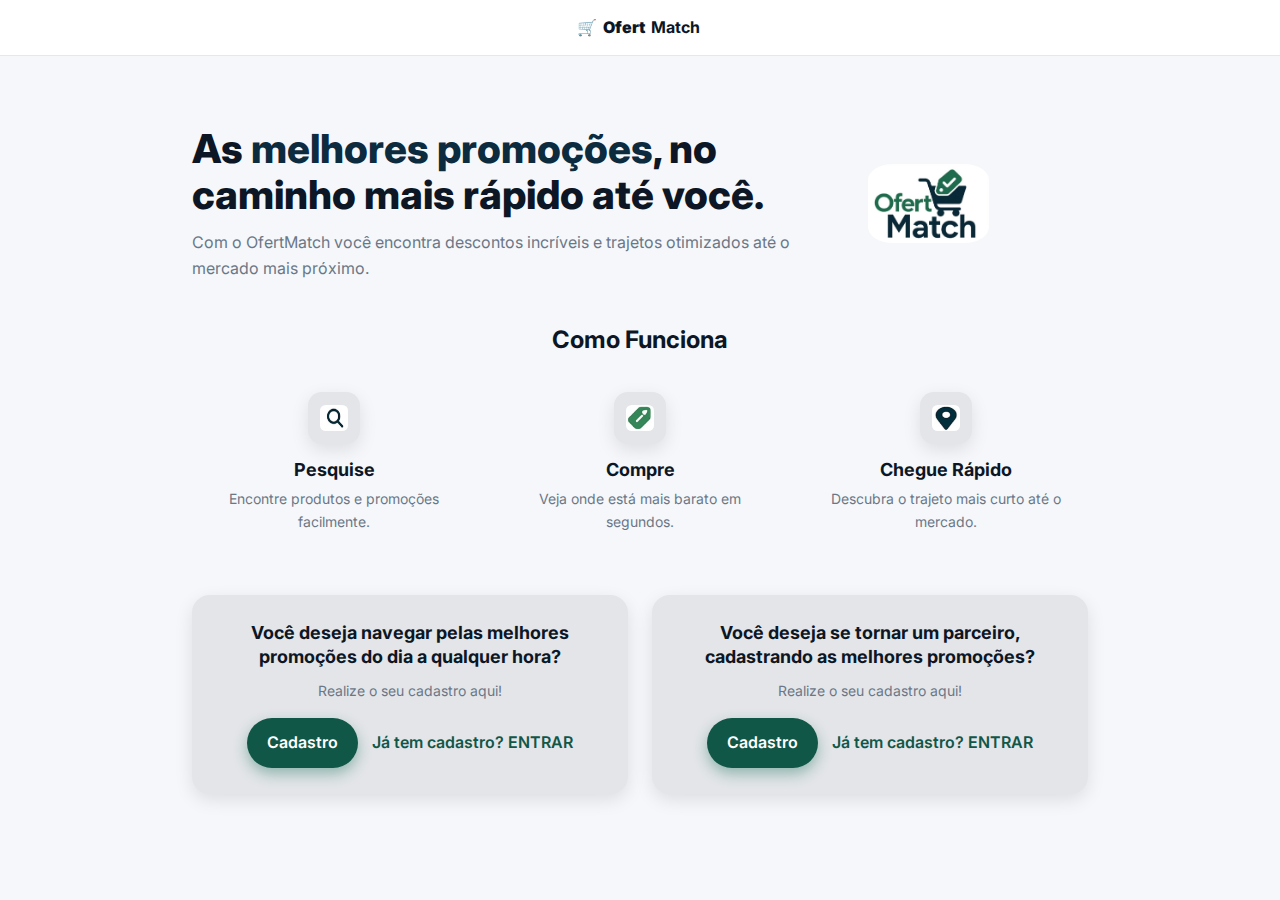
<file: frontend/index.html>
<!-- index.html -->
<!DOCTYPE html>
<html lang="pt-BR">

<head>
  <meta charset="utf-8" />
  <meta name="viewport" content="width=device-width, initial-scale=1" />
  <title>OfertMatch</title>
  <!-- <link rel="stylesheet" href="style.css"> -->
  <link rel="preconnect" href="https://fonts.googleapis.com">
  <link rel="preconnect" href="https://fonts.gstatic.com" crossorigin>
  <link href="https://fonts.googleapis.com/css2?family=Inter:wght@400;500;600;700&display=swap" rel="stylesheet">
</head>

<!-- Pop up cadastro de clientes = cadastro1  -->
<!-- Pop up cadastro de empresas = cadastro2 -->



<style>
  /* Cadastro empresa = emps
   Cadastro clientes = cli */


  :root {
    --brand: #166f5b;
    --brand-600: #115748;
    --brand-700: #0c4136;
    --ink: #0b1220;
    --muted: #5b6776;
    --bg: #f7f9fb;
    --card: #ffffff;
    --ring: rgba(22, 111, 91, .4);
    --radius: 16px;
    --shadow: 0 10px 30px rgba(15, 23, 42, .08);
  }


  *,
  *::before,
  *::after {
    box-sizing: border-box
  }

  html,
  body {
    height: 100%
  }

  body {
    margin: 0;
    font-family: Inter, system-ui, -apple-system, Segoe UI, Roboto, Arial, Helvetica, sans-serif;
    color: var(--ink);
    background: var(--bg);
    line-height: 1.6;
  }

  img {
    max-width: 100%;
    display: block
  }

  a {
    color: inherit;
    text-decoration: none
  }

  .container {
    width: min(1100px, 92%);
    margin-inline: auto
  }


  header {
    position: sticky;
    top: 0;
    z-index: 20;
    background: #fff;
    border-bottom: 1px solid #e9eef3;
  }

  .nav {
    display: flex;
    align-items: center;
    justify-content: space-between;
    gap: 16px;
    padding: 14px 0
  }

  .logo {
    display: flex;
    align-items: center;
    gap: 10px;
    font-weight: 700;
    color: var(--brand)
  }

  .logo-icon {
    width: 28px;
    height: 28px;
    display: grid;
    place-items: center;
    border-radius: 8px;
    background: var(--brand);
    color: #fff
  }

  .hero {
    padding: 46px 0 24px
  }

  .hero h1 {
    font-size: clamp(26px, 3.2vw, 40px);
    line-height: 1.15;
    margin: 0 0 12px;
    font-weight: 800;
  }

  .hero h1 .accent {
    color: var(--brand)
  }

  .hero p {
    color: var(--muted);
    max-width: 860px;
    margin: 8px 0 0
  }

  .how {
    padding: 16px 0 26px;
    width: 100%;
  }

  .how h2 {
    font-size: clamp(18px, 2.6vw, 24px);
    margin: 0 0 18px;
    text-align: center
  }

  .steps {
    display: grid;
    grid-template-columns: repeat(3, 1fr);
    gap: 22px;
    align-items: stretch
  }

  .step {
    background: transparent;
    border-radius: 14px;
    padding: 14px;
    text-align: center
  }

  .step .icon {
    width: 52px;
    height: 52px;
    border-radius: 14px;
    background: var(--card);
    box-shadow: var(--shadow);
    display: grid;
    place-items: center;
    margin: 0 auto 12px
  }

  .step h3 {
    margin: 6px 0 4px;
    font-size: 18px
  }

  .step p {
    margin: 0;
    color: var(--muted);
    font-size: 14px
  }


  .cta {
    padding: 22px 0 60px
  }

  .cards {
    display: grid;
    grid-template-columns: repeat(2, 1fr);
    gap: 24px
  }

  .card {
    background: var(--card);
    border-radius: var(--radius);
    box-shadow: var(--shadow);
    padding: 26px 22px
  }

  .card h4 {
    margin: 0 0 10px;
    font-size: 18px;
    line-height: 1.35;
    text-align: center
  }

  .card p.meta {
    margin: 10px 0 16px;
    color: var(--muted);
    text-align: center;
    font-size: 14px
  }


  .actions {
    display: flex;
    align-items: center;
    justify-content: center;
    gap: 14px;
    flex-wrap: wrap
  }

  .btn {
    appearance: none;
    border: 0;
    cursor: pointer;
    background: var(--brand-600);
    color: #fff;
    font-weight: 600;
    padding: 12px 20px;
    border-radius: 999px;
    box-shadow: 0 6px 14px var(--ring);
    transition: .2s
  }

  .btn:hover {
    transform: translateY(-1px);
    box-shadow: 0 10px 18px var(--ring);
    background: var(--brand-700)
  }

  .link {
    font-weight: 600;
    color: var(--brand-600)
  }


  footer {
    padding: 36px 0 60px;
    color: var(--muted);
    text-align: center;
    font-size: 14px
  }


  @media (max-width: 900px) {
    .steps {
      grid-template-columns: 1fr;
      gap: 10px
    }

    .cards {
      grid-template-columns: 1fr
    }

    .hero {
      padding-top: 34px
    }
  }

  img {
    height: 50%;
    width: 55%;
    border-radius: 20%;
  }

  .logo_container {
    border-radius: 30px;
    display: flex;
    align-items: center;
    justify-content: space-between;
    gap: 30px;
  }

  .slogan_text {
    flex: 1;
  }

  .logo img {
    max-width: 220px;
    /* ajuste o tamanho */
    height: auto;
    border-radius: 20%;
  }

  /* Conteúdo de cadstro cliente */

  :root {
    --brand: #166f5b;
    /* verde principal */
    --brand-600: #115748;
    /* hover */
    --ink: #0c1624;
    /* textos escuros */
    --muted: #6b7787;
    /* textos secundários */
    --bg: #f6f9fb;
    /* fundo geral */
    --soft: #e7ebef;
    /* bordas claras */
    --card: #e8eaec;
    /* cartão cinza claro */
    --white: #fff;
    --shadow: 0 10px 24px rgba(12, 22, 36, .12);
    --radius: 18px;
  }

  * {
    box-sizing: border-box
  }

  html,
  body {
    height: 100%
  }

  body {
    margin: 0;
    background: var(--bg);
    color: var(--ink);
    font-family: Inter, system-ui, -apple-system, Segoe UI, Roboto, Arial, Helvetica, sans-serif;
  }

  img {
    display: block;
    max-width: 100%
  }


  /* Topbar */
  .topbar {
    position: sticky;
    top: 0;
    z-index: 10;
    display: grid;
    grid-template-columns: 48px 1fr 120px;
    align-items: center;
    gap: 12px;
    height: 56px;
    padding: 0 16px;
    border-bottom: 1px solid var(--soft);
    background: var(--white)
  }


  .brand img {
    height: 24px
  }

  .badge {
    justify-self: end
  }

  .badge img {
    height: 22px
  }

  /* Pop up cadastro de clientes */

  #modalCliente {
    border-radius: 10%;
    border: #fff 2px;
    width: 50%;
  }

  /* Container */
  .container {
    /* width: min(980px, 92%); */
    width: 70%;
    margin-inline: auto;
    padding: 24px 0
  }

  .card {
    background: var(--card);
    border-radius: var(--radius);
    box-shadow: var(--shadow)
  }

  .signup {
    /* max-width: 540px; */
    margin: 16px auto 40px;
    position: relative;
    overflow: hidden;
    color: black;
    width: 110%;
  }


  /* Cabeçalho oval */
  .card-cap {
    position: relative;
    background: var(--brand);
    height: 120px;
    margin: 0 0 8px;
    border-radius: 999px 999px 22px 22px / 80% 80% 22px 22px;
    display: grid;
    place-items: center
  }

  .card-cap h1 {
    color: #fff;
    font-size: 42px;
    letter-spacing: 0.5px;
    margin: 0;
    font-weight: 800;
    text-shadow: 0 2px 1px rgba(0, 0, 0, .06)
  }


  /* Formulario cli */
  .form {
    padding: 14px 18px 24px
  }

  .field {
    display: grid;
    gap: 6px;
    margin: 12px 0
  }

  .field label {
    font-weight: 700;
    color: #1a2432
  }

  .field input,
  .field select {
    width: 100%;
    height: 42px;
    padding: 10px 14px;
    border-radius: 12px;
    outline: none;
    border: 2px solid var(--brand);
    background: #fff;
    box-shadow: 0 3px 0 rgba(22, 111, 91, .12);
    font-size: 15px;
    color: var(--ink);
  }

  .field input::placeholder {
    color: #9aa6b2
  }

  .field select {
    appearance: none;
    background-image: linear-gradient(45deg, transparent 50%, #394456 50%), linear-gradient(135deg, #394456 50%, transparent 50%);
    background-position: calc(100% - 22px) 18px, calc(100% - 14px) 18px;
    background-size: 7px 7px;
    background-repeat: no-repeat
  }

  /* Checkbox */
  .checkline {
    display: flex;
    align-items: center;
    gap: 10px;
    margin: 14px 0 8px;
    color: #1a2432
  }

  .checkline input {
    position: absolute;
    opacity: 0;
    pointer-events: none
  }

  .checkline .check {
    width: 18px;
    height: 18px;
    border-radius: 50%;
    background: #fff;
    border: 2px solid var(--brand);
    box-shadow: 0 1px 0 rgba(22, 111, 91, .15);
    display: inline-block;
    position: relative
  }

  .checkline input:checked+.check {
    background: radial-gradient(circle at 50% 50%, var(--brand) 0 6px, #fff 7px)
  }


  /* Botão cadastrar (cadastro de colientes) */

  .botao_cadastrar {
    width: 100%;
    padding: 12px;
    border: none;
    border-radius: 8px;
    font-size: 16px;
    font-weight: 700;
    background: var(--brand);
    color: #fff;
    cursor: pointer;
    transition: .2s;
  }

  .btn:hover {
    background: #083049;
  }

  /* Botão fechar (X) */
  #closepopupCli {
    position: absolute;
    top: 10px;
    right: 12px;
    width: 30px;
    height: 30px;
    border: 0;
    border-radius: 50%;
    background: #0d2b3e;
    /* combine com seu cabeçalho escuro */
    color: #fff;
    font-size: 20px;
    cursor: pointer;
    display: grid;
    place-items: center;
    box-shadow: 0 6px 16px rgba(0, 0, 0, .2);
  }

  #closepopupCli:hover {
    opacity: .9;
  }


  /* Responsivo */
  @media (max-width:520px) {
    .card-cap {
      height: 108px
    }

    .card-cap h1 {
      font-size: 34px
    }
  }

  /* Pop up Cadastro de empresas (emps) */


  :root {
    --brand: #0d2b3e;
    /* Azul escuro para cabeçalho e botão */
    --accent: #166f5b;
    /* Verde */
    --bg: #f5f7fa;
    /* Fundo geral */
    --card: #e3e5e8;
    /* Cartão */
    --ink: #0c1624;
    --muted: #6b7787;
    --radius: 18px;
    --shadow: 0 6px 18px rgba(0, 0, 0, .1);
  }

  #modalEmpresa {
    border-radius: 10%;
    border: #fff 2px;
    width: 50%;
  }

  /* CONTAINER */
  .container_emps {
    width: min(500px, 92%);
    margin: 30px auto;

    max-width: 540px;
    margin: 16px auto 40px;
    position: relative;
    overflow: hidden;
    color: black;

  }

  /* CARD emps */
  .card {
    background: var(--card);
    border-radius: var(--radius);
    box-shadow: var(--shadow);
    /* overflow: hidden; */
  }

  .signup_emps {
    max-width: 540px;
    margin: 16px auto 40px;
    position: relative;
    overflow: hidden;
    color: black;
  }

  /* Cabeçalho oval emps */
  .card-cabecalhoemps {
    position: relative;
    background: var(--brand);
    height: 120px;
    margin: 0 0 8px;
    border-radius: 999px 999px 22px 22px / 80% 80% 22px 22px;
    display: grid;
    place-items: center
  }

  .card-cabecalhoemps h1 {
    color: #fff;
    font-size: 42px;
    letter-spacing: 0.5px;
    margin: 0;
    font-weight: 800;
    text-shadow: 0 2px 1px rgba(0, 0, 0, .06)
  }

  /* Formulario emps*/
  .form_emps {
    padding: 14px 18px 24px
  }

  .field_emps {
    display: grid;
    gap: 6px;
    margin: 12px 0
  }

  .field_emps label {
    font-weight: 700;
    color: #1a2432
  }

  .field_emps input,
  .field_emps select {
    width: 100%;
    height: 42px;
    padding: 10px 14px;
    border-radius: 12px;
    outline: none;
    border: 2px solid var(--brand);
    background: #fff;
    box-shadow: 0 3px 0 rgba(22, 111, 91, .12);
    font-size: 15px;
    color: var(--ink);
  }

  .field_emps input::placeholder {
    color: #9aa6b2
  }


  /* Checkbox emps */
  .checkline_emps {
    display: flex;
    align-items: center;
    gap: 10px;
    margin: 15px 0;
    font-size: 14px;
  }

  .checkline_emps input {
    display: none;
  }

  .check_emps {
    width: 18px;
    height: 18px;
    border: 2px solid var(--accent);
    border-radius: 50%;
    display: inline-block;
    position: relative;
  }

  .checkline_emps input:checked+.check_emps {
    background: radial-gradient(circle at center, var(--accent) 6px, transparent 7px);
  }

  /* Botão cadastrar (cadastro de empresas) */

  .btncadastrar_emps {
    width: 100%;
    padding: 12px;
    border: none;
    border-radius: 8px;
    font-size: 16px;
    font-weight: 700;
    background: var(--brand);
    color: #fff;
    cursor: pointer;
    transition: .2s;
  }

  .btncadastrar_emps:hover {
    background: #083049;
  }

  /* Botão fechar (x) pop up emps */
  #closePopupEmp {
    position: absolute;
    top: 10px;
    right: 12px;
    width: 30px;
    height: 30px;
    border: 0;
    border-radius: 50%;
    background: #0d2b3e;
    /* combine com seu cabeçalho escuro */
    color: #fff;
    font-size: 20px;
    cursor: pointer;
    display: grid;
    place-items: center;
    box-shadow: 0 6px 16px rgba(0, 0, 0, .2);
  }

  #closePopupEmp {
    opacity: .9;
  }

  .topbar {
    height: 56px;
    display: flex;
    align-items: center;
    justify-content: space-between;
    padding: 0 12px;
    background: #fff;
    border-bottom: 1px solid #e5e7eb;
    position: sticky;
    top: 0;
    z-index: 20;
  }

  .theme-dark .topbar {
    background: #0f1720;
    border-color: #0b1220;
  }

  .brand {
    display: flex;
    align-items: center;
    gap: 6px;
    font-weight: 700;
    margin-left: 45%;
  }
</style>

<body>

  <!-- ====== CABEÇALHO ====== -->
  <header class="topbar">

    <div class="brand">
      <span class="brand-icon">🛒</span>
      <strong>Ofert</strong>Match
    </div>
    
  </header>

  <main class="container">
    <!-- Slogan -->
    <section class="hero" aria-label="introdução">
      <div class="logo_container">
        <div class="slogan_text">
          <h1>
            As <span class="accent">melhores promoções</span>, no<br />
            caminho mais rápido até você.
          </h1>

          <p>
            Com o OfertMatch você encontra descontos incríveis e trajetos otimizados até o
            mercado mais próximo.
          </p>
        </div>
        <div class="logo">
          <img class="imgLogo" src="img/img_logo.jpeg" alt="imagem da logo">
        </div>
      </div>
    </section>


    <!-- Como funciona -->
    <section class="how" aria-label="como funciona">
      <h2>Como Funciona</h2>
      <div class="steps">
        <article class="step">
          <div class="icon" aria-hidden="true">
            <img src="img/img_lupa.jpeg" alt="">
          </div>
          <h3>Pesquise</h3>
          <p>Encontre produtos e promoções facilmente.</p>
        </article>


        <article class="step">
          <div class="icon" aria-hidden="true">
            <img src="img/img_comprar.jpeg" alt="">
          </div>
          <h3>Compre</h3>
          <p>Veja onde está mais barato em segundos.</p>
        </article>


        <article class="step">
          <div class="icon" aria-hidden="true">
            <img src="img/img_localização.jpeg" alt="">
          </div>
          <h3>Chegue Rápido</h3>
          <p>Descubra o trajeto mais curto até o mercado.</p>
        </article>
      </div>
    </section>


    <!-- CARDS -->
    <section class="cta" aria-label="cadastros">
      <div class="cards">
        <div class="card">
          <h4>Você deseja navegar pelas melhores promoções do dia a qualquer hora?</h4>
          <p class="meta">Realize o seu cadastro aqui!</p>
          <div class="actions">
            <a class="btn" id="openPopupCli" href="#">Cadastro</a>
            <a class="link" href="#">Já tem cadastro? ENTRAR</a>
          </div>
        </div>


        <div class="card">
          <h4>Você deseja se tornar um parceiro, cadastrando as melhores promoções?</h4>
          <p class="meta">Realize o seu cadastro aqui!</p>
          <div class="actions">
            <a class="btn" id="openPopupEmp" href="#">Cadastro</a>

            <a class="link" id="openPopupEntrar" href="popup_entrar.html">Já tem cadastro? ENTRAR</a>

          </div>
        </div>


        <!-- Pop up cadstro de cliente -->

        <dialog id="modalCliente">
          <main class="container" id="caixaCliente"> <!--antes estava modalCliente-->
            <section class="card signup">
              <div class="card-cap">
                <h1>Cadastre-se</h1>
              </div>


              <form class="form" id="form_cliente" action="#" method="post" novalidate>
                <div class="field">
                  <label for="email">E-mail</label>
                  <input id="email" name="email" type="email" placeholder="obrigatório" required>
                </div>


                <div class="field">
                  <label for="email2">Confirmar e-mail</label>
                  <input id="email2" name="email2" type="email" placeholder="obrigatório" required>
                </div>


                <div class="field">
                  <label for="cep">CEP</label>
                  <input id="cep" name="cep" inputmode="numeric" maxlength="9" placeholder="obrigatório" required>
                </div>


                <div class="field">
                  <label for="estado">Estado</label>
                  <select id="estado" name="estado" required>
                    <option value="" selected disabled>selecionar ▾</option>
                    <option>AC</option>
                    <option>AL</option>
                    <option>AP</option>
                    <option>AM</option>
                    <option>BA</option>
                    <option>CE</option>
                    <option>DF</option>
                    <option>ES</option>
                    <option>GO</option>
                    <option>MA</option>
                    <option>MT</option>
                    <option>MS</option>
                    <option>MG</option>
                    <option>PA</option>
                    <option>PB</option>
                    <option>PR</option>
                    <option>PE</option>
                    <option>PI</option>
                    <option>RJ</option>
                    <option>RN</option>
                    <option>RS</option>
                    <option>RO</option>
                    <option>RR</option>
                    <option>SC</option>
                    <option>SP</option>
                    <option>SE</option>
                    <option>TO</option>
                  </select>
                </div>


                <div class="field">
                  <label for="endereco">Endereço</label>
                  <input id="endereco" name="endereco" type="text" placeholder="obrigatório" required>
                </div>


                <div class="field">
                  <label for="senha">Senha</label>
                  <input id="senha" name="senha" type="password" placeholder="obrigatório" required>
                </div>


                <div class="field">
                  <label for="senha2">Confirmar senha</label>
                  <input id="senha2" name="senha2" type="password" placeholder="obrigatório" required>
                </div>


                <label class="checkline">
                  <input type="checkbox" name="lgpd" required>
                  <span class="check"></span>
                  Autorização de uso de dados pessoais
                </label>

                <button class="fecharCli" id="closepopupCli" aria-label="Fechar" data-close="true">×</button>

                <a href="home_clientes.html">
                  <span class="botao_cadastrar" id="btnCliente" type="submit">
                    Cadastrar
                  </span>
                </a>

              </form>
            </section>
          </main>
        </dialog>

        <!-- Pop up cadarstro de empresas -->

        <dialog id="modalEmpresa">
          <main class="container_emps" id="caixaEmpresa">
            <section class="card signup_emps">

              <div class="card-cabecalhoemps">
                <h1>Cadastre-se</h1>
              </div>

              <form class="form_emps" id="form_empresa">
                <div class="field_emps">
                  <label for="email">E-mail</label>
                  <input type="email" id="email_emps" placeholder="obrigatório" required>
                </div>

                <div class="field_emps">
                  <label for="razao">Razão social</label>
                  <input type="text" id="razaosocial_emps" placeholder="obrigatório" required>
                </div>

                <div class="field_emps">
                  <label for="cep">CEP</label>
                  <input type="text" id="cep_emps" placeholder="obrigatório" required>
                </div>

                <div class="field_emps">
                  <label for="endereco">Endereço</label>
                  <input type="text" id="endereco_emps" placeholder="obrigatório" required>
                </div>

                <div class="field_emps">
                  <label for="cnpj">CNPJ</label>
                  <input type="text" id="cnpj_emps" placeholder="obrigatório" required>
                </div>

                <div class="field_emps">
                  <label for="senha">Senha</label>
                  <input type="password" id="senha_emps" placeholder="obrigatório" required>
                </div>

                <div class="field_emps">
                  <label for="senha2">Confirmar senha</label>
                  <input type="password" id="senhaconfirmacao_emps" placeholder="obrigatório" required>
                </div>

                <label class="checkline_emps">
                  <input type="checkbox" required>
                  <span class="check_emps"></span>
                  Autorização de uso de dados pessoais
                </label>

                <button class="modal__close" id="closePopupEmp" aria-label="Fechar" data-close="true">×</button>

                <a href="home_empresa.html">
                  <span class="btncadastrar_emps" id="btnEmpresa" type="submit">
                    Cadastrar
                  </span>
                </a>

              </form>
            </section>
          </main>
        </dialog>

        <!-- <script src="script.js"></script> -->

        <script>

          // POP UP CADASTRO CLIENTES //

          // variaveis modal (pop up) cliente 
          const modalCliente = document.querySelector("#modalCliente");
          const openPopupCli = document.querySelector("#openPopupCli");
          const closepopupCli = document.querySelector("#closepopupCli");

          // abrir pop up cliente
          openPopupCli.addEventListener("click", (e) => {
            modalCliente.showModal();
          })

          // fechar pop up cliente
          closepopupCli.addEventListener("click", (e) => {
            modalCliente.close();
          })

          // validação do envio do formulario (pop up cliente)
          const form_cliente = document.querySelector("#form_cliente");

          form_cliente.addEventListener("submit", (e) => {
            e.preventDefault()

            console.log("Cadastro concluido com sucesso!");
          })


          // POP UP CADASTRO EMPRESA //

          // variaveis modal (pop up) empresa
          const modalEmpresa = document.querySelector("#modalEmpresa");
          const openPopupEmp = document.querySelector("#openPopupEmp");
          const closePopupEmp = document.querySelector("#closePopupEmp");

          // abrir pop up empresa
          openPopupEmp.addEventListener("click", (e) => {
            modalEmpresa.showModal();
          })

          // fechar pop up empresa
          closePopupEmp.addEventListener("click", (e) => {
            modalEmpresa.close();
          })

          // validação do envio do formulario (pop up empresa)
          const form_empresa = document.querySelector("#form_empresa");

          form_empresa.addEventListener("submit", (e) => {
            e.preventDefault()

            console.log("Cadastro concluido com sucesso!");
            alert("Cadastro realizado com sucesso!");
          })

          // click fora do modal pop up (cliente/empresa) fechar automaticamente

          // dialog.addEventListener("click", (e) => {
          //   if (Event.target === dialog) {
          //     dialog.close();
          //   }
          // })


        </script>

</body>



</html>
</file>
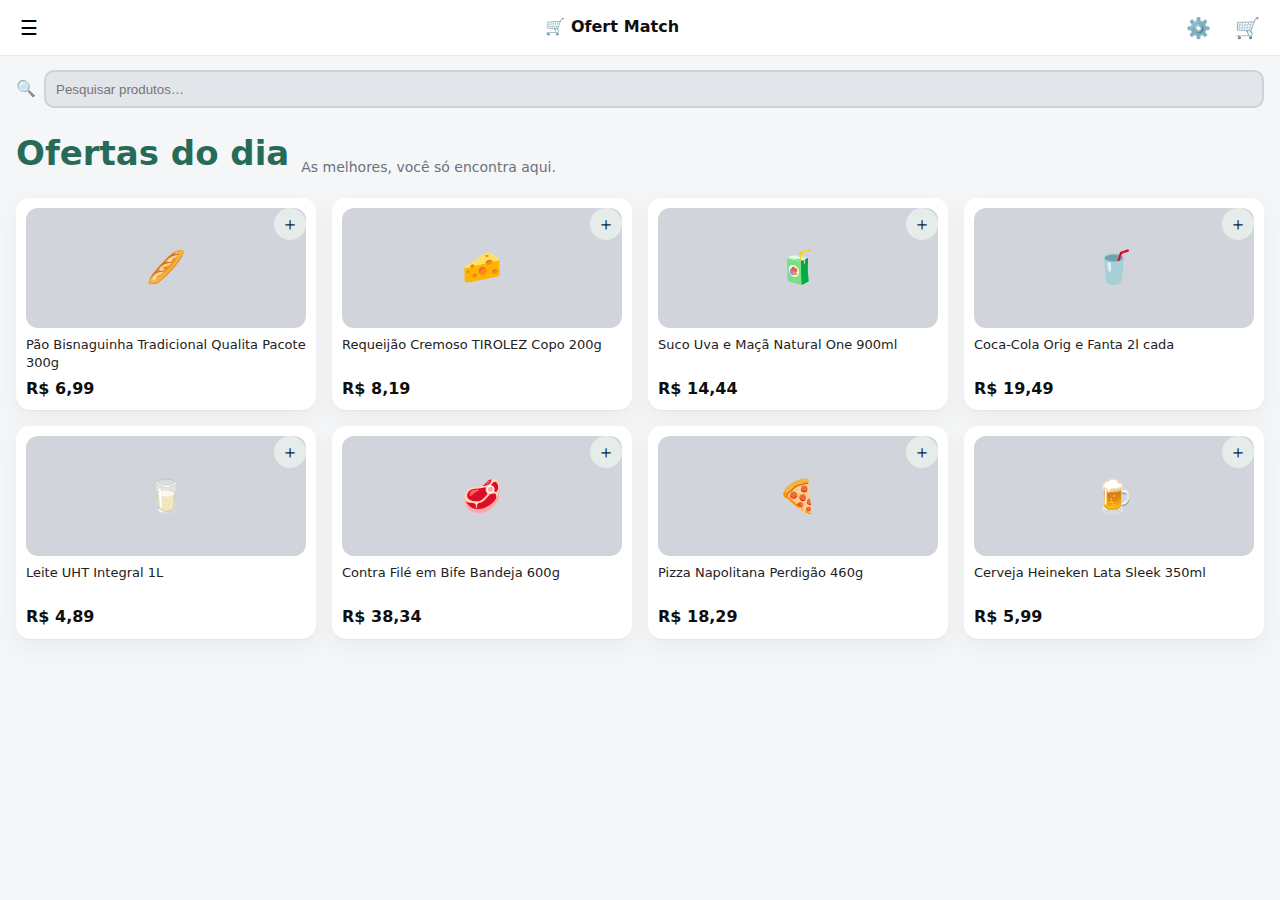
<file: frontend/ofertas/index.html>
<!DOCTYPE html>
<html lang="pt-BR">
<head>
  <meta charset="utf-8" />
  <meta name="viewport" content="width=device-width, initial-scale=1" />
  <title>OfertMatch — Ofertas do dia</title>
  <link rel="stylesheet" href="../assets/style.css" />
</head>
<body class="theme-light">
  <header class="topbar">
    <button class="icon-btn" id="btnMenu">☰</button>
    <div class="brand"><span class="brand-icon">🛒</span><strong>Ofert</strong>Match</div>
    <div class="top-actions">
      <button class="icon-btn" id="btnTheme">⚙️</button>
      <button class="icon-btn" id="btnLista">🛒</button>
    </div>
  </header>

  <section class="search-wrap">
    <span class="search-ico">🔍</span>
    <input class="search-input" placeholder="Pesquisar produtos…" />
  </section>

  <section class="title-row" id="ofertas">
    <h1>Ofertas do dia</h1>
    <span class="tag">As melhores, você só encontra aqui.</span>
  </section>

  <main class="grid" id="gridProdutos"></main>

  <aside class="drawer right wide" id="drawerLista">
    <div class="drawer-header">
      <div class="title"><span>🛍️</span> Minha Lista</div>
      <button class="icon-btn close" data-close="drawerLista">✕</button>
    </div>
    <div class="drawer-body" id="listaItens"></div>
    <div class="drawer-footer">
      <a class="btn-secondary" href="../rotas/index.html">Calcular Rota</a>
      <button class="btn-outline" id="btnLimpar">Limpar Lista</button>
    </div>
  </aside>

  <aside class="drawer right" id="drawerMenu">
    <div class="drawer-header">
      <div class="brand big"><span class="brand-icon">🛒</span><strong>Ofert</strong>Match</div>
      <button class="icon-btn close" data-close="drawerMenu">✕</button>
    </div>
    <nav class="drawer-body">
      <a class="nav-item" href="../home_clientes.html">🏠 Início</a>
      <button class="nav-item" id="toggleTheme">🌗 Alterar Tema</button>
      <a class="nav-item" href="./">⏻ Sair</a>
    </nav>
  </aside>

  <div class="backdrop" id="backdrop"></div>
  <script src="../assets/app.js"></script>
</body>
</html>
</file>
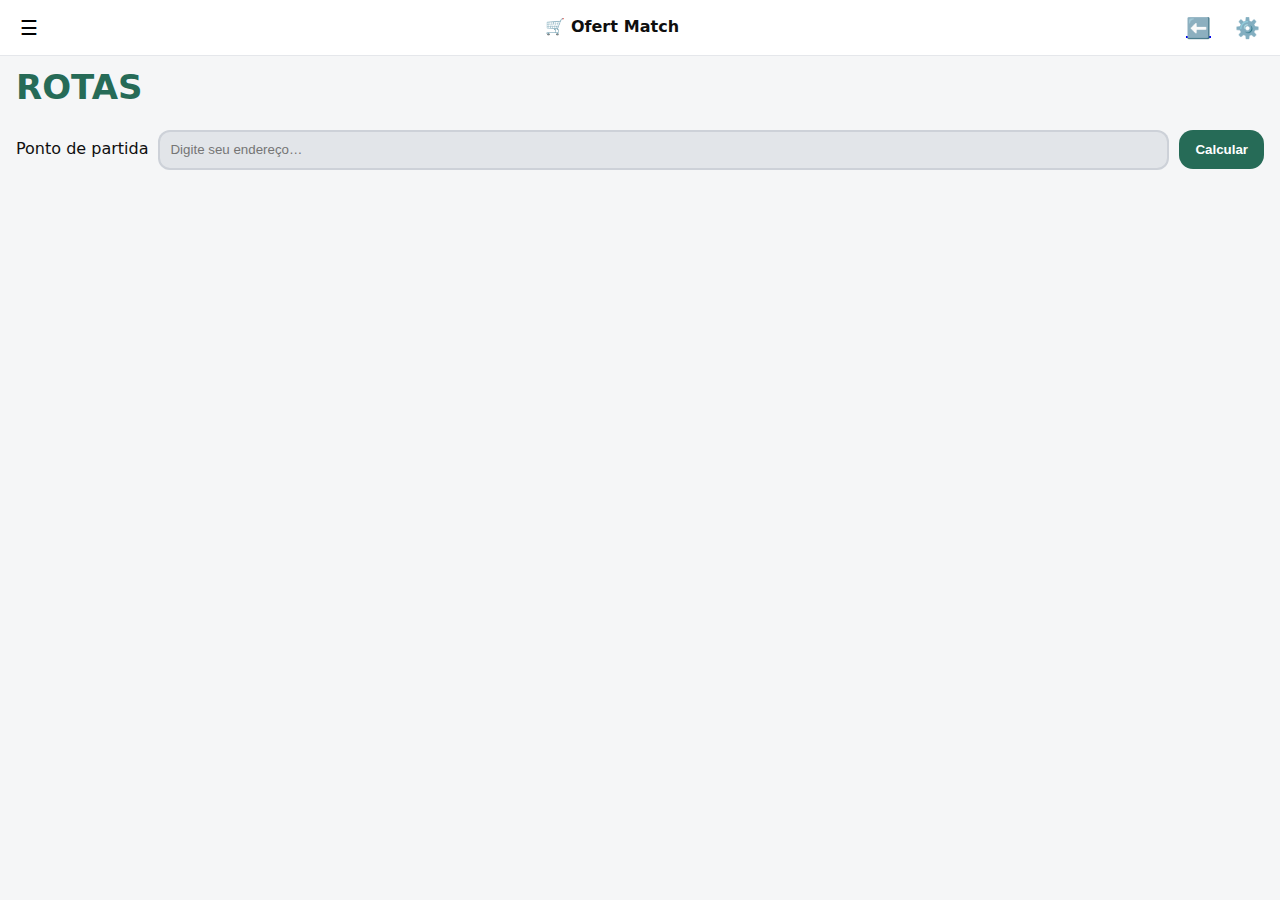
<file: frontend/rotas/index.html>
<!DOCTYPE html>
<html lang="pt-BR">
<head>
  <meta charset="utf-8" />
  <meta name="viewport" content="width=device-width, initial-scale=1" />
  <title>OfertMatch — Rotas</title>
  <link rel="stylesheet" href="../assets/style.css" />
</head>
<body class="theme-light">
  <header class="topbar">
    <button class="icon-btn" id="btnMenu">☰</button>
    <div class="brand"><span class="brand-icon">🛒</span><strong>Ofert</strong>Match</div>
    <div class="top-actions">
      <a class="icon-btn" href="../ofertas/index.html" title="Voltar às ofertas">⬅️</a>
      <button class="icon-btn" id="btnTheme">⚙️</button>
    </div>
  </header>

  <section class="title-row">
    <h1>ROTAS</h1>
  </section>

  <section class="route-bar">
    <label for="origem">Ponto de partida</label>
    <input id="origem" class="route-input" placeholder="Digite seu endereço…" />
    <button class="btn" id="btnCalc">Calcular</button>
  </section>

  <section class="map-wrap">
    <iframe
      id="mapFrame"
      loading="lazy"
      allowfullscreen
      referrerpolicy="no-referrer-when-downgrade"
      src="https://www.google.com/maps/embed?pb=!1m18!1m12!1m3!1d3657.343967427532!2d-47.469!3d-23.553!2m3!1f0!2f0!3f0!3m2!1i1024!2i768!4f13.1!3m3!1m2!1s0x94c58a6c8d9b7c93%3A0x6b2d0e!2sP%C3%A3o%20de%20A%C3%A7%C3%BAcar!5e0!3m2!1spt-BR!2sBR!4v1700000000000">
    </iframe>
  </section>

  <aside class="drawer right" id="drawerMenu">
    <div class="drawer-header">
      <div class="brand big"><span class="brand-icon">🛒</span><strong>Ofert</strong>Match</div>
      <button class="icon-btn close" data-close="drawerMenu">✕</button>
    </div>
    <nav class="drawer-body">
      <a class="nav-item" href="../home_clientes.html">🏠 Início</a>
      <a class="nav-item" href="../ofertas/index.html">🛍️ Ofertas</a>
      <button class="nav-item" id="toggleTheme">🌗 Alterar Tema</button>
    </nav>
  </aside>

  <div class="backdrop" id="backdrop"></div>
  <script src="../assets/app.js"></script>
  <script>
    document.getElementById('btnCalc').addEventListener('click', () => {
      const origem = encodeURIComponent(document.getElementById('origem').value || 'Sorocaba, SP');
      const destino = encodeURIComponent('Pão de Açúcar, Sorocaba');
      const url = `https://www.google.com/maps/dir/?api=1&origin=${origem}&destination=${destino}`;
      window.open(url, '_blank');
    });
  </script>
</body>
</html>
</file>
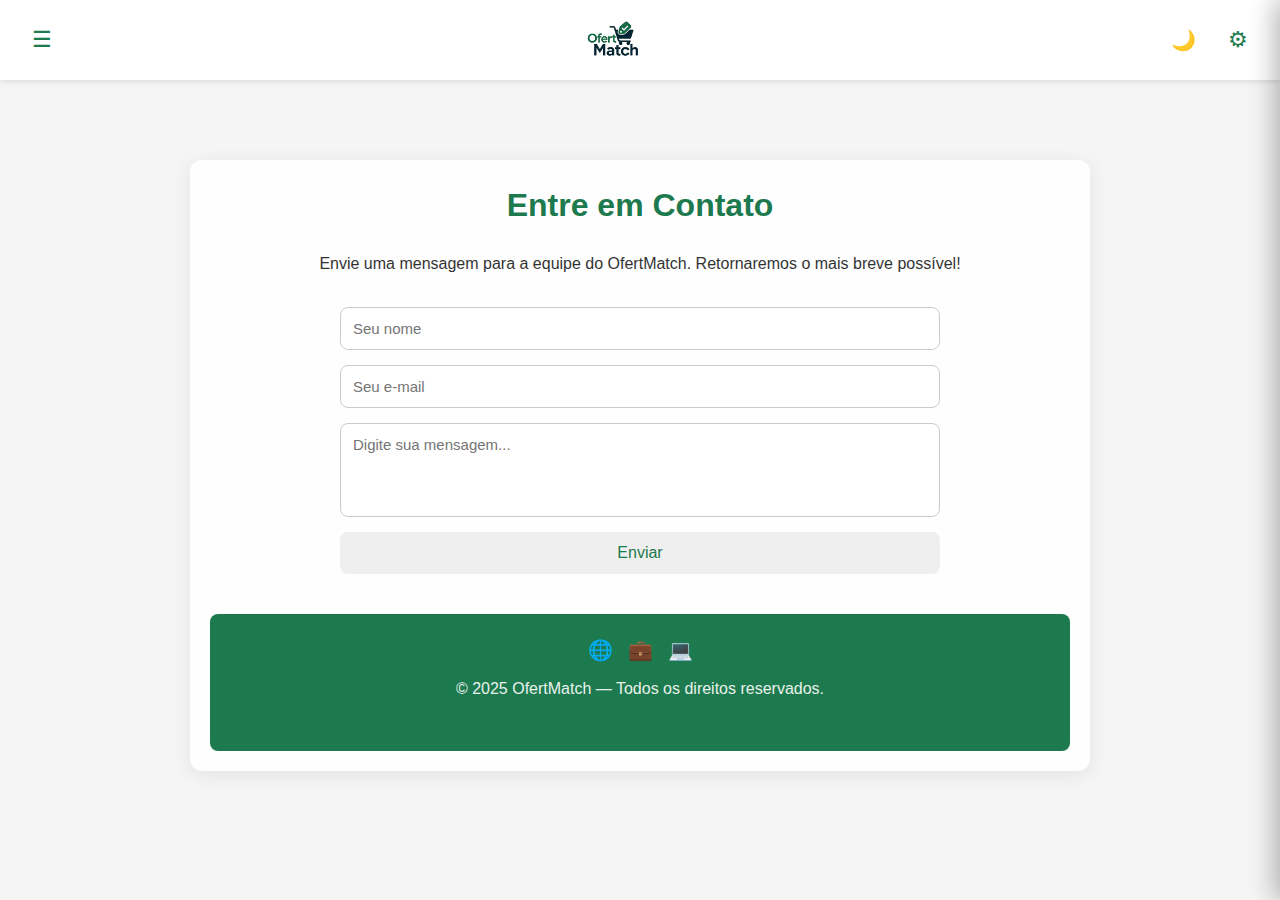
<file: frontend/contato.html>
<!DOCTYPE html>
<html lang="pt-BR">
<head>
  <meta charset="UTF-8" />
  <meta name="viewport" content="width=device-width, initial-scale=1.0" />
  <title>Contato - OfertMatch</title>
  <link rel="stylesheet" href="home_empresa.css" />

  <style>
    /* ===== ESTILO LEVE PARA CONTATO ===== */
    body {
      background: var(--bg, #f4f7fa);
      color: var(--text, #1a1a1a);
      font-family: "Poppins", sans-serif;
      line-height: 1.6;
      transition: background 0.3s, color 0.3s;
    }

    .theme-dark body {
      --bg: #0a1929;
      --text: #e6eef8;
    }

    main {
      max-width: 900px;
      margin: 80px auto;
      padding: 20px;
      background: rgba(255, 255, 255, 0.85);
      border-radius: 12px;
      box-shadow: 0 4px 20px rgba(0, 0, 0, 0.08);
      text-align: center;
      transition: background 0.3s;
    }

    .theme-dark main {
      background: rgba(15, 25, 35, 0.9);
      box-shadow: 0 4px 25px rgba(0, 0, 0, 0.4);
    }

    h1 {
      color: #1d7a4e;
      margin-bottom: 20px;
    }

    p {
      margin-bottom: 30px;
      opacity: 0.9;
    }

    /* ===== FORMULÁRIO ===== */
    form {
      display: flex;
      flex-direction: column;
      gap: 15px;
      max-width: 600px;
      margin: 0 auto;
    }

    input, textarea {
      padding: 12px;
      border: 1px solid #ccc;
      border-radius: 8px;
      font-size: 15px;
      outline: none;
      resize: none;
      transition: 0.2s;
    }

    input:focus, textarea:focus {
      border-color: #1d7a4e;
      box-shadow: 0 0 5px rgba(29, 122, 78, 0.3);
    }

    button {           
      color: #1d7a4e;                 /* texto branco sempre visível */
      border: none;
      padding: 12px;
      border-radius: 8px;
      cursor: pointer;
      font-size: 16px;
      font-weight: 500;
      
    }

    /* ===== FOOTER ===== */
    footer {
      margin-top: 40px;
      background: #1d7a4e;
      color: #fff;
      text-align: center;
      padding: 20px 10px;
      border-radius: 8px;
    }

    footer .social {
      display: flex;
      justify-content: center;
      gap: 15px;
      margin-bottom: 10px;
    }

    footer .social a {
      color: #fff;
      font-size: 20px;
      text-decoration: none;
      transition: 0.3s;
    }

    footer .social a:hover {
      color: #cce9da;
    }

    @media (max-width: 600px) {
      main { margin: 60px 15px; }
    }
  </style>
</head>

<!-- ====== MENU LATERAL DIREITO (painel de opções) ====== -->
<aside class="menu-opcoes" id="menuOpcoes" aria-label="Opções" aria-hidden="true">
  <div class="op-header">
    <img src="img/Logo_Menor.png" alt="OfertMatch" class="op-logo" />
  </div>

  <nav class="op-list">
    <button type="button" class="op-item" id="opPerfil">
      <span class="op-ico">👤</span>
      <span class="op-txt">Perfil</span>
    </button>

    <button type="button" class="op-item" id="opAlterarTema">
      <span class="op-ico">🌓</span>
      <span class="op-txt">Alterar Tema</span>
    </button>

    <button type="button" class="op-item" id="opSair">
      <span class="op-ico">🚪</span>
      <span class="op-txt">Sair</span>
    </button>
  </nav>
</aside>



<body>
  <!-- ===== MENU LATERAL ===== -->
  <nav class="menu-lateral" id="menuLateral">
    <img src="img/Logo_Menor.png" alt="OfertMatch" class="logo_menu" />
    <ul>
      <li><a href="home_empresa.html"><img src="img/icon_home.png" class="icons_menu"> Início</a></li>
      <li><a href="lista_ofertas.html"><img src="img/icon_lista_produtos.png" class="icons_menu"> Lista de Produtos</a></li>
      <li><a href="lista_produtos.html"><img src="img/icon_promocao.png" class="icons_menu"> Lista de Ofertas</a></li>
      <li><a href="endereco.html"><img src="img/icon_localizacao.png" class="icons_menu"> Endereço</a></li>
      <li><a href="sobre.html"><img src="img/icon_sobre.png" class="icons_menu"> Sobre</a></li>
      <li><a href="contato.html" class="active"><img src="img/icon_contato.png" class="icons_menu"> Contato</a></li>
    </ul>
  </nav>

  <!-- OVERLAY DO MENU -->
  <div class="overlay" id="overlay" aria-hidden="true"></div>

  <!-- ====== CABEÇALHO ====== -->
    <header>
      <!-- abre/fecha o menu esquerdo -->
      <button id="btnMenu" aria-controls="menuLateral" aria-expanded="false" aria-label="Abrir menu lateral">☰</button>

      <!-- Logo -->
      <img src="img/Logo_Menor.png" alt="OfertMatch" class="logo" />

      <!-- Ações à direita: tema + opções -->
      <div class="header-actions" style="display:flex; align-items:center; gap:10px;">
        <!-- Botão tema: Script já troca ícone e persiste no localStorage -->
        <button id="btnTheme" class="btn-theme" aria-pressed="false" aria-label="Ativar tema escuro" title="Tema escuro">🌙</button>

        <!-- Botão de configurações: abre o painel direito -->
        <button id="btnConfig" aria-label="Abrir opções">⚙</button>
      </div>
    </header>

  <!-- CONTEÚDO PRINCIPAL -->
  <main>
    <h1>Entre em Contato</h1>
    <p>Envie uma mensagem para a equipe do OfertMatch. Retornaremos o mais breve possível!</p>

    <form id="formContato">
      <input type="text" id="nome" name="nome" placeholder="Seu nome" required>
      <input type="email" id="email" name="email" placeholder="Seu e-mail" required>
      <textarea id="mensagem" name="mensagem" rows="4" placeholder="Digite sua mensagem..." required></textarea>
      <button type="submit">Enviar</button>
    </form>

    <footer>
      <div class="social">
        <a href="#" aria-label="Instagram"><i class="fab fa-instagram"></i> 🌐</a>
        <a href="#" aria-label="LinkedIn"><i class="fab fa-linkedin"></i> 💼</a>
        <a href="#" aria-label="GitHub"><i class="fab fa-github"></i> 💻</a>
      </div>
      <p>© 2025 OfertMatch — Todos os direitos reservados.</p>
    </footer>
  </main>

  <!-- SCRIPT -->
  <script src="script.js"></script>

  <!-- Simula envio de mensagem -->
  <script>
    document.getElementById("formContato").addEventListener("submit", function(e) {
      e.preventDefault();
      alert("Mensagem enviada com sucesso! Entraremos em contato em breve.");
      this.reset();
    });
  </script>
</body>
</html>
</file>
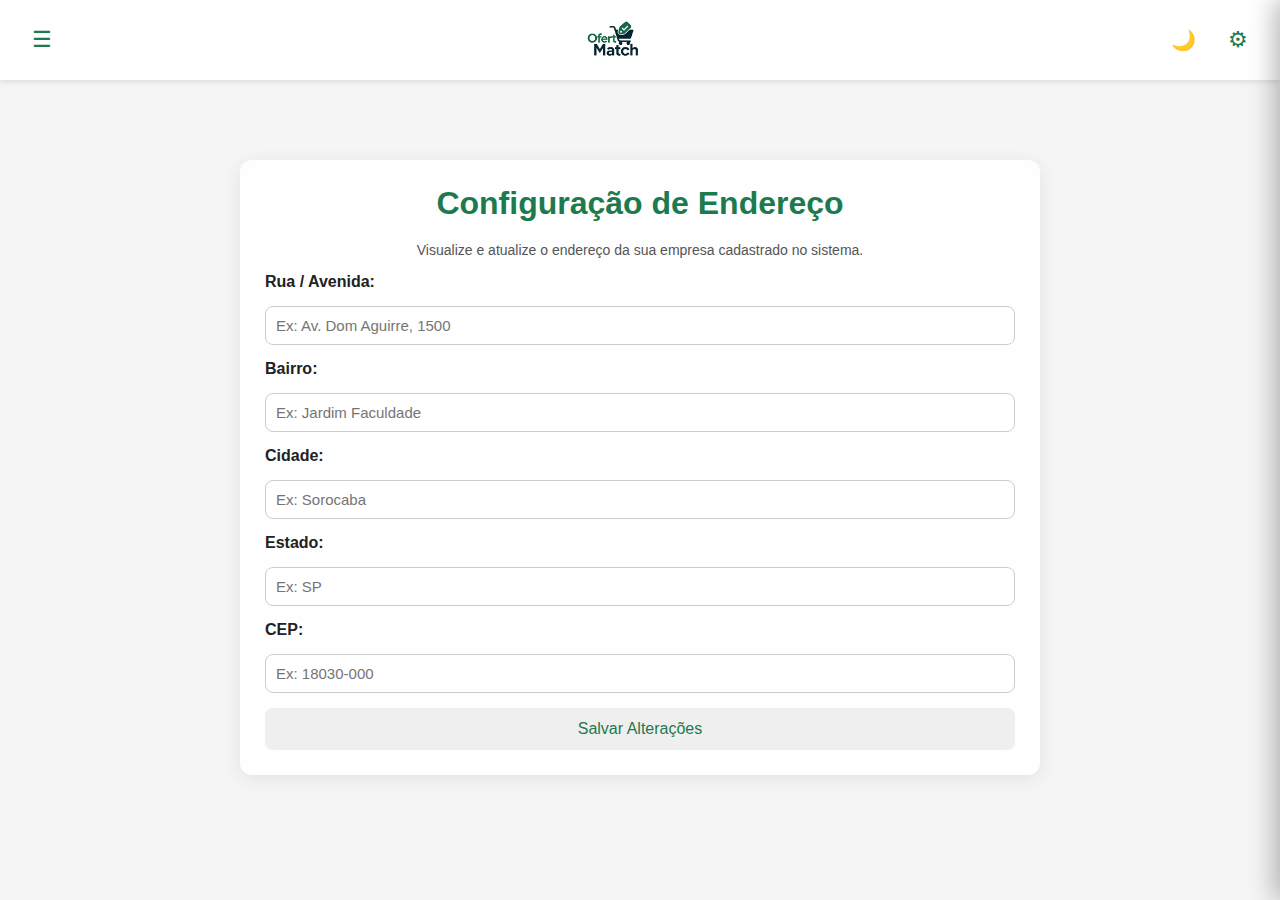
<file: frontend/endereco.html>
<!DOCTYPE html>
<html lang="pt-BR">
<head>
  <meta charset="UTF-8" />
  <meta name="viewport" content="width=device-width, initial-scale=1.0" />
  <title>Endereço - OfertMatch</title>
  <link rel="stylesheet" href="home_empresa.css" />
  <style>
    /* ===== ESTILO LEVE PARA ENDEREÇO ===== */
    main {
      max-width: 800px;
      margin: 80px auto;
      padding: 25px;
      background: rgba(255,255,255,0.9);
      border-radius: 12px;
      box-shadow: 0 4px 20px rgba(0,0,0,0.08);
      transition: background 0.3s;
    }

    .theme-dark main {
      background: rgba(20, 30, 40, 0.9);
      box-shadow: 0 4px 25px rgba(0,0,0,0.4);
    }

    h1 {
      text-align: center;
      color: #1d7a4e;
      margin-bottom: 20px;
    }

    form {
      display: flex;
      flex-direction: column;
      gap: 15px;
    }

    label {
      font-weight: 600;
      text-align: left;
    }

    input {
      padding: 10px;
      border: 1px solid #ccc;
      border-radius: 8px;
      font-size: 15px;
      transition: 0.2s;
    }

    input:focus {
      border-color: #1d7a4e;
      box-shadow: 0 0 5px rgba(29,122,78,0.3);
    }

    button {           
      color: #1d7a4e;                 /* texto branco sempre visível */
      border: none;
      padding: 12px;
      border-radius: 8px;
      cursor: pointer;
      font-size: 16px;
      font-weight: 500;
      
    }

    .info-msg {
      text-align: center;
      margin-bottom: 15px;
      font-size: 14px;
      color: #555;
    }

  </style>
</head>

<!-- ====== MENU LATERAL DIREITO (painel de opções) ====== -->
<aside class="menu-opcoes" id="menuOpcoes" aria-label="Opções" aria-hidden="true">
  <div class="op-header">
    <img src="img/Logo_Menor.png" alt="OfertMatch" class="op-logo" />
  </div>

  <nav class="op-list">
    <button type="button" class="op-item" id="opPerfil">
      <span class="op-ico">👤</span>
      <span class="op-txt">Perfil</span>
    </button>

    <button type="button" class="op-item" id="opAlterarTema">
      <span class="op-ico">🌓</span>
      <span class="op-txt">Alterar Tema</span>
    </button>

    <button type="button" class="op-item" id="opSair">
      <span class="op-ico">🚪</span>
      <span class="op-txt">Sair</span>
    </button>
  </nav>
</aside>


<body>
  <!-- MENU LATERAL -->
  <nav class="menu-lateral" id="menuLateral">
    <img src="img/Logo_Menor.png" alt="OfertMatch" class="logo_menu" />
    <ul>
      <li><a href="home_empresa.html"><img src="img/icon_home.png" class="icons_menu"> Início</a></li>
      <li><a href="lista_ofertas.html"><img src="img/icon_lista_produtos.png" class="icons_menu"> Lista de Produtos</a></li>
      <li><a href="lista_produtos.html"><img src="img/icon_promocao.png" class="icons_menu"> Lista de Ofertas</a></li>
      <li><a href="endereco.html" class="active"><img src="img/icon_localizacao.png" class="icons_menu"> Endereço</a></li>
      <li><a href="sobre.html"><img src="img/icon_sobre.png" class="icons_menu"> Sobre</a></li>
      <li><a href="contato.html"><img src="img/icon_contato.png" class="icons_menu"> Contato</a></li>
    </ul>
  </nav>

  <!-- FUNDO ESCURO -->
  <div class="overlay" id="overlay" aria-hidden="true"></div>

  <!-- ====== CABEÇALHO ====== -->
    <header>
      <!-- abre/fecha o menu esquerdo -->
      <button id="btnMenu" aria-controls="menuLateral" aria-expanded="false" aria-label="Abrir menu lateral">☰</button>

      <!-- Logo -->
      <img src="img/Logo_Menor.png" alt="OfertMatch" class="logo" />

      <!-- Ações à direita: tema + opções -->
      <div class="header-actions" style="display:flex; align-items:center; gap:10px;">
        <!-- Botão tema: Script já troca ícone e persiste no localStorage -->
        <button id="btnTheme" class="btn-theme" aria-pressed="false" aria-label="Ativar tema escuro" title="Tema escuro">🌙</button>

        <!-- Botão de configurações: abre o painel direito -->
        <button id="btnConfig" aria-label="Abrir opções">⚙</button>
      </div>
    </header>



  <!-- CONTEÚDO PRINCIPAL -->
  <main>
    <h1>Configuração de Endereço</h1>

    <p class="info-msg">Visualize e atualize o endereço da sua empresa cadastrado no sistema.</p>

    <form id="formEndereco">
      <label for="rua">Rua / Avenida:</label>
      <input type="text" id="rua" name="rua" placeholder="Ex: Av. Dom Aguirre, 1500" required>

      <label for="bairro">Bairro:</label>
      <input type="text" id="bairro" name="bairro" placeholder="Ex: Jardim Faculdade" required>

      <label for="cidade">Cidade:</label>
      <input type="text" id="cidade" name="cidade" placeholder="Ex: Sorocaba" required>

      <label for="estado">Estado:</label>
      <input type="text" id="estado" name="estado" placeholder="Ex: SP" maxlength="2" required>

      <label for="cep">CEP:</label>
      <input type="text" id="cep" name="cep" placeholder="Ex: 18030-000" required>

      <button type="submit">Salvar Alterações</button>
    </form>
  </main>

  <!-- Toast para mensagens -->
  <div id="toast" class="toast" role="status" aria-live="polite" aria-atomic="true"></div>

  <script src="script.js"></script>

  <!-- Script específico para a página -->
  <script>
    const ENDPOINT_EMPRESAS = "https://ofertmatch.onrender.com/api/empresas";

    // Carrega dados do endereço (exemplo de fetch GET)
    async function carregarEndereco() {
      try {
        const r = await fetch(ENDPOINT_EMPRESAS);
        const data = await r.json();

        // supondo que vem um array de empresas e pegamos a primeira
        if (data.data && data.data.length > 0) {
          const emp = data.data[0];
          document.getElementById("rua").value = emp.endereco?.split(",")[0] || "";
          document.getElementById("bairro").value = emp.bairro || "";
          document.getElementById("cidade").value = emp.cidade || "";
          document.getElementById("estado").value = emp.estado || "";
          document.getElementById("cep").value = emp.cep || "";
        }
      } catch (err) {
        console.error("Erro ao carregar endereço:", err);
      }
    }

    // Envia atualização (POST ou PUT)
    document.getElementById("formEndereco").addEventListener("submit", async (e) => {
      e.preventDefault();
      const payload = {
        endereco: document.getElementById("rua").value,
        bairro: document.getElementById("bairro").value,
        cidade: document.getElementById("cidade").value,
        estado: document.getElementById("estado").value,
        cep: document.getElementById("cep").value
      };

      try {
        const r = await fetch(ENDPOINT_EMPRESAS, {
          method: "POST", // ou PUT dependendo do endpoint
          headers: { "Content-Type": "application/json" },
          body: JSON.stringify(payload)
        });
        const res = await r.json();
        alert("Endereço atualizado com sucesso!");
      } catch (err) {
        alert("Erro ao salvar endereço. Tente novamente.");
      }
    });

    document.addEventListener("DOMContentLoaded", carregarEndereco);
  </script>
</body>
</html>
</file>
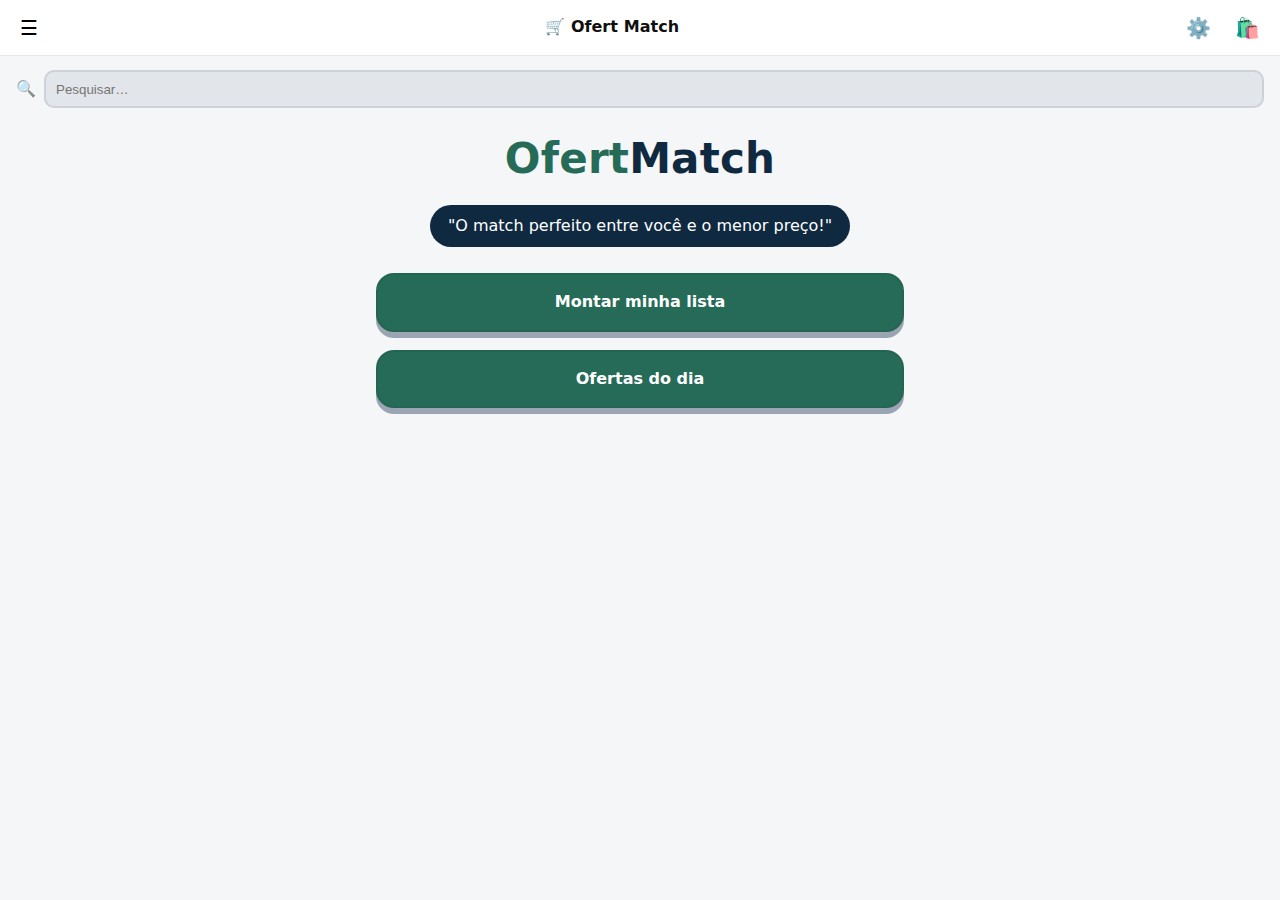
<file: frontend/home_clientes.html>
<!DOCTYPE html>
<html lang="pt-BR">
<head>
  <meta charset="utf-8" />
  <meta name="viewport" content="width=device-width, initial-scale=1" />
  <title>OfertMatch — Home Clientes</title>
  <link rel="stylesheet" href="assets/style.css" />
</head>
<body class="theme-light">
  <!-- Header - topo -->
  <header class="topbar">
    <button class="icon-btn" id="btnMenu" aria-label="abrir menu">☰</button>
    <div class="brand">
      <span class="brand-icon">🛒</span>
      <strong>Ofert</strong>Match
    </div>
    <div class="top-actions">
      <button class="icon-btn" id="btnTheme" title="Alterar tema">⚙️</button>
      <button class="icon-btn" onclick="location.href='ofertas/index.html'" title="Minha lista / Carrinho">🛍️</button>
    </div>
  </header>

  <!-- Busca -->
  <section class="search-wrap">
    <span class="search-ico">🔍</span>
    <input class="search-input" placeholder="Pesquisar…" />
  </section>

  <!-- Logo -->
  <section class="hero-logo">
    <div class="logo">
      <span class="logo-ofert">Ofert</span><span class="logo-match">Match</span>
    </div>
    <p class="pill">"O match perfeito entre você e o menor preço!"</p>
  </section>

  <!-- Botões principais -->
  <main class="home-actions">
    <a class="cta" href="ofertas/index.html">Montar minha lista</a>
    <a class="cta" href="ofertas/index.html#ofertas">Ofertas do dia</a>
  </main>

  <!-- Gaveta lateral -->
  <aside class="drawer right" id="drawerMenu" aria-hidden="true">
    <div class="drawer-header">
      <div class="brand big"><span class="brand-icon">🛒</span><strong>Ofert</strong>Match</div>
      <button class="icon-btn close" data-close="drawerMenu">✕</button>
    </div>
    <nav class="drawer-body">
      <a class="nav-item" href="ofertas/index.html">🧾 Perfil</a>
      <button class="nav-item" id="toggleTheme">🌗 Alterar Tema</button>
      <a class="nav-item" href="./">⏻ Sair</a>
    </nav>
  </aside>
  <div class="backdrop" id="backdrop"></div>

  <script src="assets/app.js"></script>
</body>
</html>
</file>
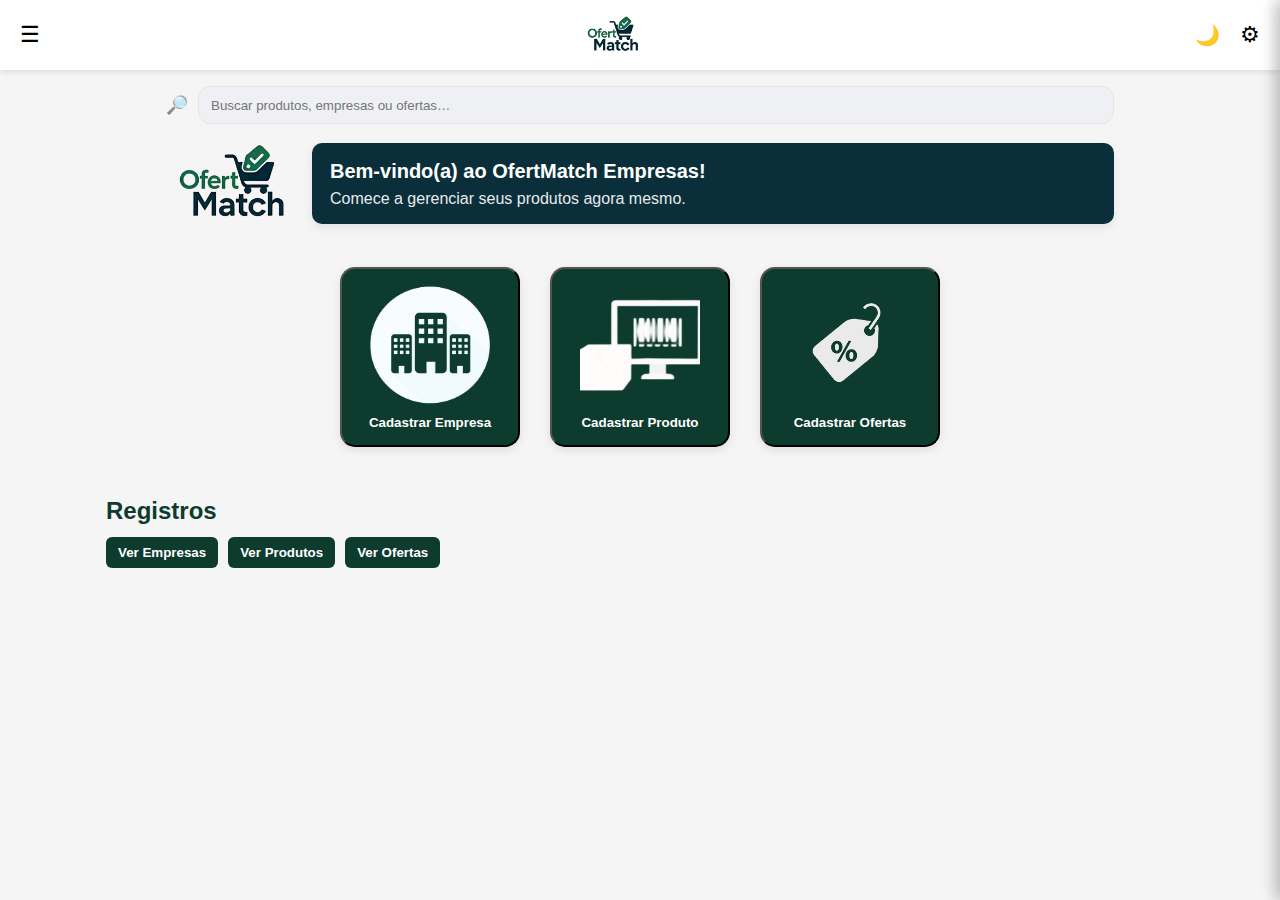
<file: frontend/home_empresa.html>
<!DOCTYPE html> <!-- Diz ao navegador que é HTML5 -->
<html lang="pt-BR"> <!-- Idioma do documento (ajuda leitor de tela/SEO) -->
<head>
  <meta charset="UTF-8" /> <!-- Codificação correta de acentos -->
  <meta name="viewport" content="width=device-width, initial-scale=1.0" /> <!-- Responsivo -->
  <title>OfertMatch Empresas</title>
  <link rel="stylesheet" href="home_empresa.css" /> <!--Conecta o CSS -->

  <!-- CSS mínimo para o painel de opções (mover para home_empresa.css depois) -->
  <style>
    .menu-opcoes{
      position: fixed; top:0; right:-280px; width:280px; height:100%;
      background:#0d2b3e; color:#fff; padding:18px; z-index:12;
      transition:right .3s ease; box-shadow:-4px 0 16px rgba(0,0,0,.15);
    }
    .menu-opcoes.open{ right:0; }
    .menu-opcoes h3{ margin:6px 0 12px; font-size:1.05rem; }
    .menu-opcoes .sep{ height:1px; background:rgba(255,255,255,.18); margin:10px 0; }
    .menu-opcoes a,
    .menu-opcoes button{
      display:flex; align-items:center; gap:10px;
      width:100%; padding:10px 12px; border-radius:10px;
      background:transparent; color:#fff; border:0; text-align:left; cursor:pointer;
    }
    .menu-opcoes a:hover, .menu-opcoes button:hover{
      background:rgba(255,255,255,.08);
    }
    /* botão tema (opcional, ajuste no seu CSS principal se quiser) */
    .btn-theme{
      border:0; background:transparent; font-size:20px; cursor:pointer;
    }
    /* dark mode básico para o painel de opções (se já tiver tokens no CSS principal, pode remover) */
    .theme-dark .menu-opcoes{ background:#0b1220; }
  </style>
</head>

<!-- Painel lateral direito (Opções) -->
<aside class="menu-opcoes" id="menuOpcoes" aria-label="Opções" aria-hidden="true">
  <div class="op-header">
    <img src="img/Logo_Menor.png" alt="OfertMatch" class="op-logo" />
  </div>

  <nav class="op-list">
    <button type="button" class="op-item" id="opPerfil">
      <span class="op-ico">👤</span>
      <span class="op-txt">Perfil</span>
    </button>

    <button type="button" class="op-item" id="opAlterarTema">
      <span class="op-ico">🌓</span>
      <span class="op-txt">Alterar Tema</span>
    </button>

    <button type="button" class="op-item" id="opSair">
      <span class="op-ico">🚪</span>
      <span class="op-txt">Sair</span>
    </button>
  </nav>
</aside>


<body data-page="home-empresa">
  <!-- ====== MENU LATERAL ESQUERDO (drawer) ====== -->
  <nav class="menu-lateral" id="menuLateral" role="navigation" aria-label="Menu lateral">
    <img src="img/Logo_Menor.png" alt="OfertMatch" class="logo_menu" />
    <ul>
      <li>
        <a href="home_empresa.html" class="active">
          <img src="img/icon_home.png" alt="" class="icons_menu">
          <span>Início</span>
        </a>
      </li>
      <li>
        <a href="lista_ofertas.html">
          <img src="img/icon_promocao.png" alt="" class="icons_menu">
          <span>Lista de ofertas</span>
        </a>
      </li>
      <li>
        <a href="lista_produtos.html">
          <img src="img/icon_lista_produtos.png" alt="" class="icons_menu">
          <span>Lista de Produtos</span>
        </a>
      </li>
      <li>
        <a href="endereco.html">
          <img src="img/icon_localizacao.png" alt="" class="icons_menu">
          <span>Endereço</span>
        </a>
      </li>
      <li>
        <a href="sobre.html">
          <img src="img/icon_sobre.png" alt="" class="icons_menu">
          <span>Sobre</span>
        </a>
      </li>
      <li>
        <a href="contato.html">
          <img src="img/icon_contato.png" alt="" class="icons_menu">
          <span>Contato</span>
        </a>
      </li>
    </ul>
  </nav>

  <!-- ====== OVERLAY (fundo escuro) ====== -->
  <div class="overlay" id="overlay" aria-hidden="true"></div>

  <!-- ====== CABEÇALHO ====== -->
  <header>
    <!-- abre/fecha o menu esquerdo -->
    <button id="btnMenu" aria-controls="menuLateral" aria-expanded="false" aria-label="Abrir menu lateral">☰</button>

    <!-- Logo -->
    <img src="img/Logo_Menor.png" alt="OfertMatch" class="logo" />

    <!-- Ações à direita: tema + opções -->
    <div class="header-actions" style="display:flex; align-items:center; gap:10px;">
      <!-- Botão tema: Script já troca ícone e persiste no localStorage -->
      <button id="btnTheme" class="btn-theme" aria-pressed="false" aria-label="Ativar tema escuro" title="Tema escuro">🌙</button>

      <!-- Botão de configurações: abre o painel direito -->
      <button id="btnConfig" aria-label="Abrir opções">⚙</button>
    </div>
  </header>

  <!-- ====== MENU LATERAL DIREITO (opções) ====== -->
  <aside class="menu-opcoes" id="menuOpcoes" aria-label="Opções da conta" aria-hidden="true">
    <h3>Opções</h3>
    <div class="sep"></div>
    <button type="button" id="opPerfil">👤 Perfil</button>
    <button type="button" id="opPreferencias">⚙ Preferências</button>
    <a href="lista_produtos.html">📦 Meus Produtos</a>
    <a href="lista_ofertas.html">🏷️ Minhas Ofertas</a>
    <div class="sep"></div>
    <button type="button" id="opSair">🚪 Sair</button>
  </aside>

  <!-- Barra de busca (opcional) -->
  <div class="top-search" role="search">
    <span class="search-ico">🔎</span>
    <input type="search" placeholder="Buscar produtos, empresas ou ofertas…" aria-label="Buscar" />
  </div>

  <!-- ====== CONTEÚDO PRINCIPAL ====== -->
  <main>
    <!-- HERO (boas-vindas estilo mockup) -->
    <section class="hero">
      <img class="hero-brand" src="img/Logo_Menor_Sem_Fundo.png" alt="OfertMatch" />
      <div class="hero-card" role="region" aria-label="Boas-vindas">
        <h1>Bem-vindo(a) ao OfertMatch Empresas!</h1>
        <p>Comece a gerenciar seus produtos agora mesmo.</p>
      </div>
    </section>

    <!-- Cards de ação -->
    <section class="acoes" aria-label="Ações rápidas">
      <button class="card" type="button" data-open="modalEmpresa" aria-haspopup="dialog" aria-controls="modalEmpresa">
        <img src="img/Cadastro_Empresas.png" alt="Empresa" aria-hidden="true" />
        <p>Cadastrar Empresa</p>
      </button>

      <button class="card" type="button" data-open="modalProduto" aria-haspopup="dialog" aria-controls="modalProduto">
        <img src="img/Cadastro_Produtos.png" alt="" aria-hidden="true" />
        <p>Cadastrar Produto</p>
      </button>

      <button class="card" type="button" data-open="modalOferta" aria-haspopup="dialog" aria-controls="modalOferta">
        <img src="img/Cadastro_Ofertas.png" alt="" aria-hidden="true" />
        <p>Cadastrar Ofertas</p>
      </button>
    </section>

    <!-- ===== LISTAS (visualização rápida) ===== -->
    <section class="listas" aria-label="Registros salvos">
      <h2>Registros</h2>

      <div class="lista-controles">
        <button id="btnVerEmpresas" type="button">Ver Empresas</button>
        <button id="btnVerProdutos"  type="button">Ver Produtos</button>
        <button id="btnVerOfertas"   type="button">Ver Ofertas</button>
      </div>

      <!-- Caixas de listas (use os IDs no JS para alternar) -->
      <div id="boxEmpresas" class="box-lista" hidden>
        <table class="om-table">
          <thead><tr><th>Razão Social</th><th>CNPJ</th><th>Endereço</th><th>E-mail</th><th>Responsável</th></tr></thead>
          <tbody id="tbodyEmpresas"></tbody>
        </table>
      </div>

      <div id="boxProdutos" class="box-lista" hidden>
        <table class="om-table">
          <thead><tr><th>Nome</th><th>Código</th><th>Estoque</th><th>Categoria</th><th>Marca</th><th>Valor</th><th>Validade</th></tr></thead>
          <tbody id="tbodyProdutos"></tbody>
        </table>
      </div>

      <div id="boxOfertas" class="box-lista" hidden>
        <table class="om-table">
          <thead><tr><th>Produto</th><th>Marca</th><th>Código</th><th>Estoque</th><th>Categoria</th><th>Valor</th><th>Validade</th><th>Início</th><th>Fim</th></tr></thead>
          <tbody id="tbodyOfertas"></tbody>
        </table>
      </div>
    </section>
  </main>

  <!-- ===== MODAL: EMPRESA ===== -->
  <div class="modal" id="modalEmpresa" role="dialog" aria-modal="true" aria-labelledby="tituloModalEmpresa" aria-hidden="true">
    <div class="modal-content">
      <h2 id="tituloModalEmpresa">
        Cadastro de empresas
        <button class="fechar" data-modal="modalEmpresa" aria-label="Fechar modal">X</button>
      </h2>
      <form id="formEmpresa" class="form">
        <input data-field="razao_social" name="razao_social" placeholder="Razão social" required>
        <input data-field="cnpj"          name="cnpj"          placeholder="CNPJ" maxlength="18" required>
        <input data-field="endereco"      name="endereco"      placeholder="Endereço" required>
        <input data-field="email"         name="email"         type="email" placeholder="E-mail empresarial" required>
        <input data-field="responsavel"   name="responsavel"   placeholder="Responsável" required>
        <div class="botoes">
          <button type="button" class="cancelar" data-modal="modalEmpresa">Cancelar</button>
          <button type="submit" class="salvar">Salvar</button>
        </div>
      </form>
    </div>
  </div>

  <!-- ===== MODAL: PRODUTO ===== -->
  <div class="modal" id="modalProduto" role="dialog" aria-modal="true" aria-labelledby="tituloModalProduto" aria-hidden="true">
    <div class="modal-content">
      <h2 id="tituloModalProduto">
        Cadastro de produtos
        <button class="fechar" data-modal="modalProduto" aria-label="Fechar modal">X</button>
      </h2>
      <form id="formProduto" class="form">
        <input data-field="nome"      name="nome"      placeholder="Produto" required>
        <input data-field="codigo"    name="codigo"    placeholder="Código de produto" required>
        <input data-field="estoque"   name="estoque"   type="number" min="0" step="1" placeholder="Estoque" required>
        <input data-field="categoria" name="categoria" placeholder="Categoria" required>
        <input data-field="marca"     name="marca"     placeholder="Marca" required>
        <input data-field="valor"     name="valor"     type="number" min="0" step="0.01" placeholder="Valor (R$)" required>
        <input data-field="validade"  name="validade"  type="date" placeholder="Validade (opcional)">
        <div class="botoes">
          <button type="button" class="cancelar" data-modal="modalProduto">Cancelar</button>
          <button type="submit" class="salvar">Salvar</button>
        </div>
      </form>
    </div>
  </div>

  <!-- ===== MODAL: OFERTA ===== -->
  <div class="modal" id="modalOferta" role="dialog" aria-modal="true" aria-labelledby="tituloModalOferta" aria-hidden="true">
    <div class="modal-content">
      <h2 id="tituloModalOferta">
        Ofertas do dia
        <button class="fechar" data-modal="modalOferta" aria-label="Fechar modal">X</button>
      </h2>
      <form id="formOferta" class="form">
        <input data-field="produto"     name="produto"     placeholder="Produto" required>
        <input data-field="marca"       name="marca"       placeholder="Marca" required>
        <input data-field="codigo"      name="codigo"      placeholder="Código do produto" required>
        <input data-field="estoque"     name="estoque"     type="number" min="0" step="1" placeholder="Estoque" required>
        <input data-field="categoria"   name="categoria"   placeholder="Categoria" required>
        <input data-field="valor"       name="valor"       type="number" min="0" step="0.01" placeholder="Valor (R$)" required>
        <input data-field="validade"    name="validade"    type="date" placeholder="Validade (opcional)">
        <input data-field="data_inicio" name="data_inicio" type="date" placeholder="Início da oferta">
        <input data-field="data_fim"    name="data_fim"    type="date" placeholder="Fim da oferta">
        <div class="botoes">
          <button type="button" class="cancelar" data-modal="modalOferta">Cancelar</button>
          <button type="submit" class="salvar">Salvar</button>
        </div>
      </form>
    </div>
  </div>

  <!-- ===== TOAST ===== -->
  <div id="toast" class="toast" role="status" aria-live="polite" aria-atomic="true"></div>

  <!-- JS -->
  <script src="script.js"></script>

  <!-- Snippet JS para o painel direito: abre com ⚙ e fecha no overlay/ESC -->
  <script>
    (function(){
      const btnConfig  = document.getElementById("btnConfig");
      const menuOpcoes = document.getElementById("menuOpcoes");
      const overlay    = document.getElementById("overlay");

      function abrirOpcoes(){
        if (!menuOpcoes) return;
        menuOpcoes.classList.add("open");
        menuOpcoes.setAttribute("aria-hidden","false");
        overlay.style.display = "block";
      }
      function fecharOpcoes(){
        if (!menuOpcoes) return;
        menuOpcoes.classList.remove("open");
        menuOpcoes.setAttribute("aria-hidden","true");
        overlay.style.display = "none";
      }

      btnConfig?.addEventListener("click", abrirOpcoes);
      overlay?.addEventListener("click", fecharOpcoes);
      document.addEventListener("keydown", (e)=>{
        if (e.key === "Escape" && menuOpcoes?.classList.contains("open")) fecharOpcoes();
      });
    })();
  </script>
</body>
</html>
</file>
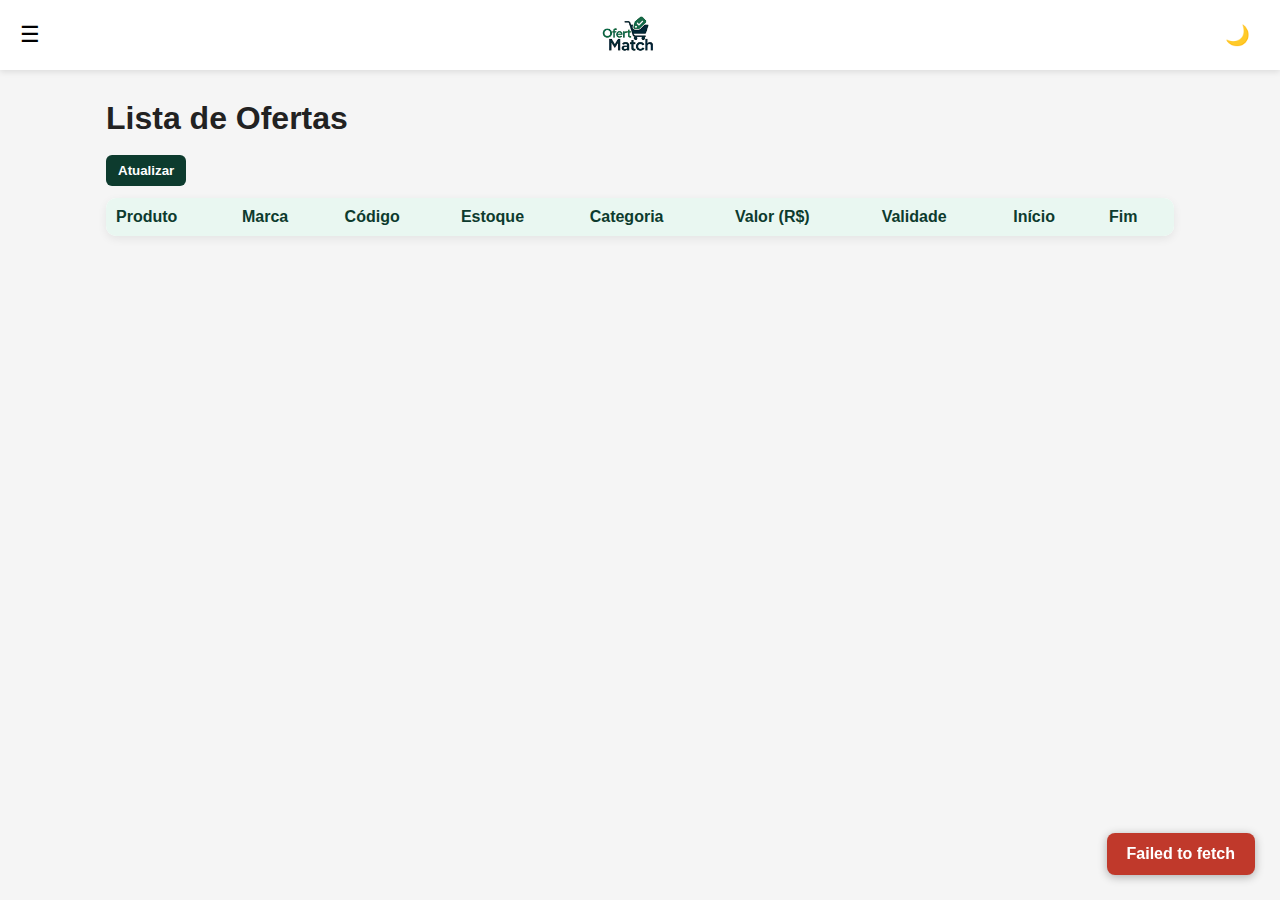
<file: frontend/lista_ofertas.html>
<!DOCTYPE html>
<html lang="pt-BR">
<head>
  <meta charset="UTF-8"/>
  <meta name="viewport" content="width=device-width, initial-scale=1.0"/>
  <title>OfertMatch • Lista de Ofertas</title>
  <link rel="stylesheet" href="home_empresa.css"/>
</head>
<body data-page="lista-ofertas">
  <!-- MENU LATERAL -->
  <nav class="menu-lateral" id="menuLateral" role="navigation" aria-label="Menu lateral">
    <img src="img/Logo_Menor.png" alt="OfertMatch" class="logo_menu" />
    <ul>
      <li><a href="home_empresa.html"><img src="img/icon_home.png" class="icons_menu" alt=""><span>Início</span></a></li>
      <li><a href="lista_ofertas.html" class="active"><img src="img/icon_promocao.png" class="icons_menu" alt=""><span>Lista de ofertas</span></a></li>
      <li><a href="lista_produtos.html"><img src="img/icon_lista_produtos.png" class="icons_menu" alt=""><span>Lista de Produtos</span></a></li>
      <li><a href="endereco.html"><img src="img/icon_localizacao.png" class="icons_menu" alt=""><span>Endereço</span></a></li>
      <li><a href="sobre.html"><img src="img/icon_sobre.png" class="icons_menu" alt=""><span>Sobre</span></a></li>
      <li><a href="contato.html"><img src="img/icon_contato.png" class="icons_menu" alt=""><span>Contato</span></a></li>
    </ul>
  </nav>

  <!-- OVERLAY DO MENU -->
  <div class="overlay" id="overlay" aria-hidden="true"></div>

  <!-- HEADER -->
  <header>
    <button id="btnMenu" aria-controls="menuLateral" aria-expanded="false" aria-label="Abrir menu lateral">☰</button>
    <img src="img/Logo_Menor.png" alt="OfertMatch" class="logo"/>
    <button id="btnTheme" class="btn-theme" aria-pressed="false" title="Tema escuro">🌙</button>
  </header>

  <main class="listas container">
    <h1 style="margin:18px 0;">Lista de Ofertas</h1>

    <div class="lista-controles">
      <button id="btnVerOfertas" type="button">Atualizar</button>
    </div>

    <div class="box-lista" id="boxOfertas">
      <table class="om-table" aria-label="Ofertas">
        <thead>
          <tr>
            <th>Produto</th>
            <th>Marca</th>
            <th>Código</th>
            <th>Estoque</th>
            <th>Categoria</th>
            <th>Valor (R$)</th>
            <th>Validade</th>
            <th>Início</th>
            <th>Fim</th>
          </tr>
        </thead>
        <tbody id="tbodyOfertas"></tbody>
      </table>
    </div>
  </main>

  <!-- TOAST -->
  <div id="toast" class="toast" role="status" aria-live="polite" aria-atomic="true"></div>

  <script src="script.js"></script>
  <script>
    // carrega ofertas ao abrir a página
    document.addEventListener("DOMContentLoaded", () => {
      if (typeof carregarOfertas === "function") carregarOfertas();
    });
  </script>
</body>
</html>
</file>
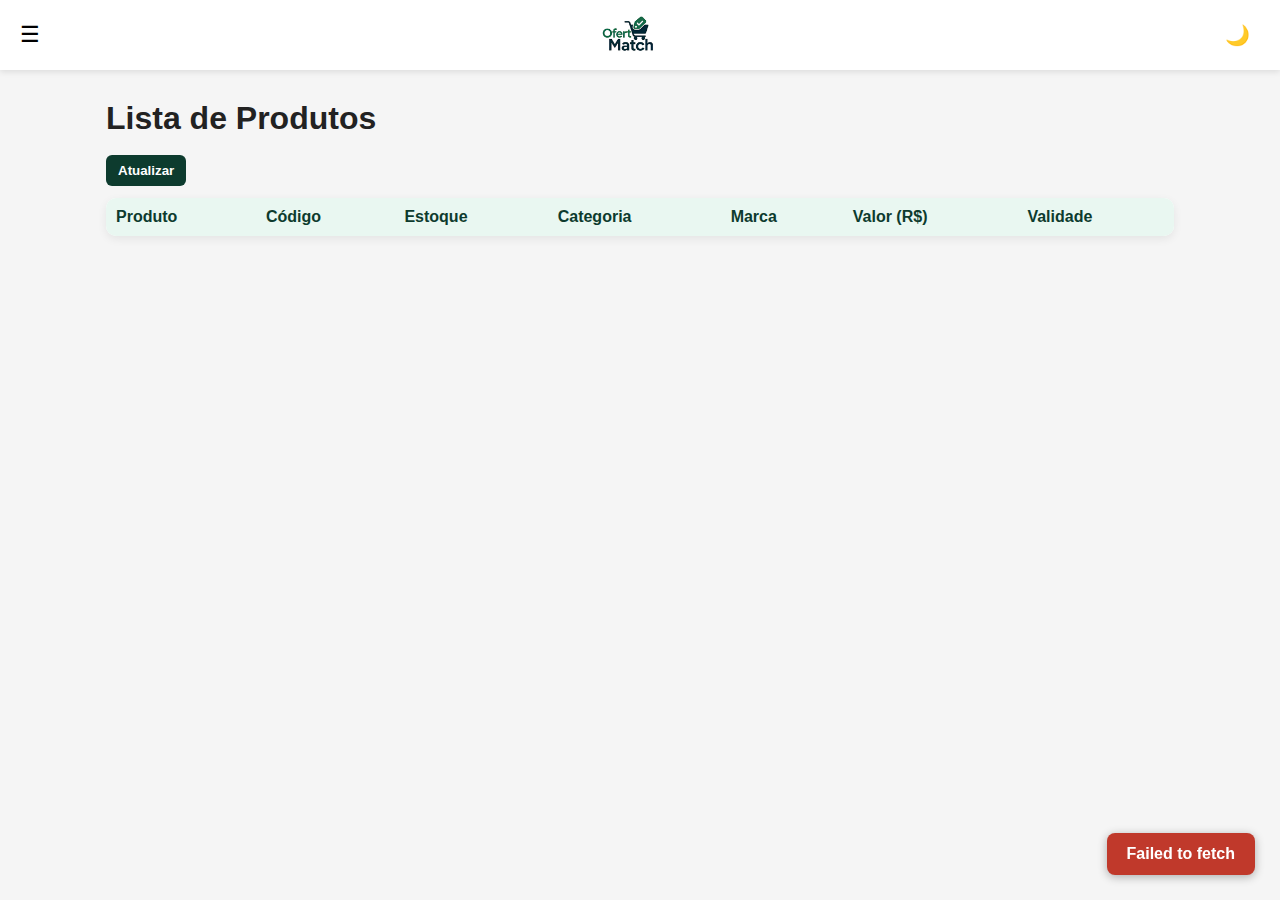
<file: frontend/lista_produtos.html>
<!DOCTYPE html>
<html lang="pt-BR">
<head>
  <meta charset="UTF-8"/>
  <meta name="viewport" content="width=device-width, initial-scale=1.0"/>
  <title>OfertMatch • Lista de Produtos</title>
  <link rel="stylesheet" href="home_empresa.css"/>
</head>
<body data-page="lista-produtos">
  <!-- MENU LATERAL -->
  <nav class="menu-lateral" id="menuLateral" role="navigation" aria-label="Menu lateral">
    <img src="img/Logo_Menor.png" alt="OfertMatch" class="logo_menu" />
    <ul>
      <li><a href="home_empresa.html"><img src="img/icon_home.png" class="icons_menu" alt=""><span>Início</span></a></li>
      <li><a href="lista_ofertas.html"><img src="img/icon_promocao.png" class="icons_menu" alt=""><span>Lista de ofertas</span></a></li>
      <li><a href="lista_produtos.html" class="active"><img src="img/icon_lista_produtos.png" class="icons_menu" alt=""><span>Lista de Produtos</span></a></li>
      <li><a href="endereco.html"><img src="img/icon_localizacao.png" class="icons_menu" alt=""><span>Endereço</span></a></li>
      <li><a href="sobre.html"><img src="img/icon_sobre.png" class="icons_menu" alt=""><span>Sobre</span></a></li>
      <li><a href="contato.html"><img src="img/icon_contato.png" class="icons_menu" alt=""><span>Contato</span></a></li>
    </ul>
  </nav>

  <!-- OVERLAY DO MENU -->
  <div class="overlay" id="overlay" aria-hidden="true"></div>

  <!-- HEADER -->
  <header>
    <button id="btnMenu" aria-controls="menuLateral" aria-expanded="false" aria-label="Abrir menu lateral">☰</button>
    <img src="img/Logo_Menor.png" alt="OfertMatch" class="logo"/>
    <button id="btnTheme" class="btn-theme" aria-pressed="false" title="Tema escuro">🌙</button>
  </header>

  <main class="listas container">
    <h1 style="margin:18px 0;">Lista de Produtos</h1>

    <div class="lista-controles">
      <button id="btnVerProdutos" type="button">Atualizar</button>
    </div>

    <div class="box-lista" id="boxProdutos">
      <table class="om-table" aria-label="Produtos">
        <thead>
          <tr>
            <th>Produto</th>
            <th>Código</th>
            <th>Estoque</th>
            <th>Categoria</th>
            <th>Marca</th>
            <th>Valor (R$)</th>
            <th>Validade</th>
          </tr>
        </thead>
        <tbody id="tbodyProdutos"></tbody>
      </table>
    </div>
  </main>

  <!-- TOAST -->
  <div id="toast" class="toast" role="status" aria-live="polite" aria-atomic="true"></div>

  <script src="script.js"></script>
  <script>
    document.addEventListener("DOMContentLoaded", () => {
      if (typeof carregarProdutos === "function") carregarProdutos();
    });
  </script>
</body>
</html>
</file>
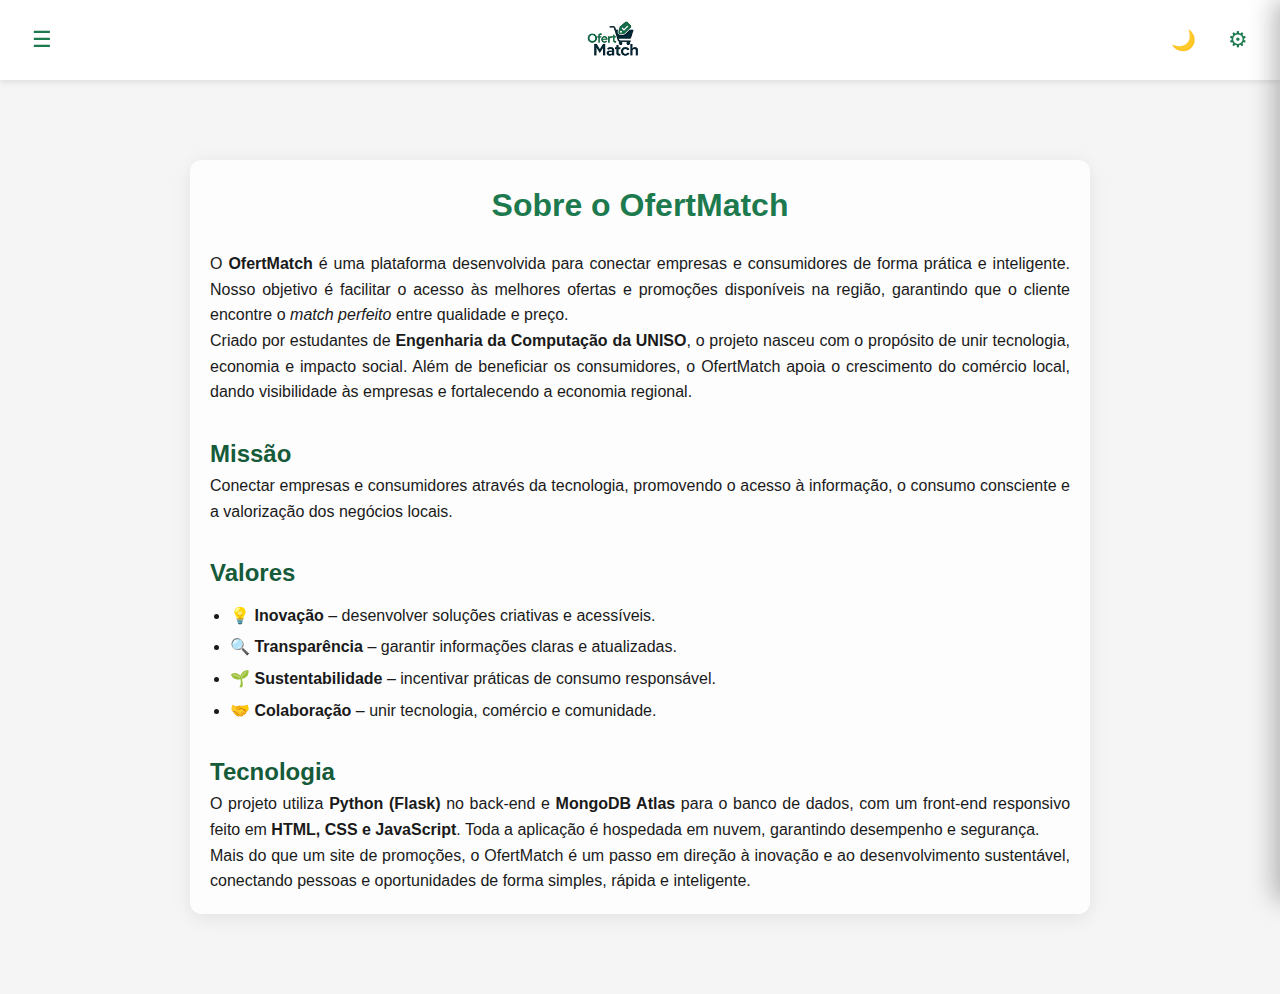
<file: frontend/sobre.html>
<!DOCTYPE html>
<html lang="pt-BR">
<head>
  <meta charset="UTF-8" />
  <meta name="viewport" content="width=device-width, initial-scale=1.0" />
  <title>Sobre - OfertMatch</title>
  <link rel="stylesheet" href="home_empresa.css" />

  <style>
    /* ======== ESTILO LEVE PARA A PÁGINA SOBRE ======== */
    body {
      background: var(--bg, #f4f7fa);
      color: var(--text, #1a1a1a);
      font-family: "Poppins", sans-serif;
      line-height: 1.6;
      transition: background 0.3s, color 0.3s;
    }

    .theme-dark body {
      --bg: #0a1929;
      --text: #e6eef8;
    }

    button {           
      color: #1d7a4e;                 /* texto branco sempre visível */
      border: none;
      padding: 12px;
      border-radius: 8px;
      cursor: pointer;
      font-size: 16px;
      font-weight: 500;
      
    }
    
    main {
      max-width: 900px;
      margin: 80px auto;
      padding: 20px;
      background: rgba(255, 255, 255, 0.8);
      border-radius: 12px;
      box-shadow: 0 4px 20px rgba(0, 0, 0, 0.08);
      transition: background 0.3s;
    }

    .theme-dark main {
      background: rgba(15, 25, 35, 0.9);
      box-shadow: 0 4px 25px rgba(0, 0, 0, 0.4);
    }



    h1 {
      color: #1d7a4e;
      text-align: center;
      margin-bottom: 20px;
    }

    h2 {
      margin-top: 30px;
      color: #155b39;
    }

    p {
      text-align: justify;
    }

    ul {
      margin-top: 10px;
      padding-left: 20px;
    }

    li {
      margin: 6px 0;
    }
  </style>
</head>

<!-- ====== MENU LATERAL DIREITO (painel de opções) ====== -->
<aside class="menu-opcoes" id="menuOpcoes" aria-label="Opções" aria-hidden="true">
  <div class="op-header">
    <img src="img/Logo_Menor.png" alt="OfertMatch" class="op-logo" />
  </div>

  <nav class="op-list">
    <button type="button" class="op-item" id="opPerfil">
      <span class="op-ico">👤</span>
      <span class="op-txt">Perfil</span>
    </button>

    <button type="button" class="op-item" id="opAlterarTema">
      <span class="op-ico">🌓</span>
      <span class="op-txt">Alterar Tema</span>
    </button>

    <button type="button" class="op-item" id="opSair">
      <span class="op-ico">🚪</span>
      <span class="op-txt">Sair</span>
    </button>
  </nav>
</aside>


<body>
  <!-- MENU LATERAL -->
  <nav class="menu-lateral" id="menuLateral">
    <img src="img/Logo_Menor.png" alt="OfertMatch" class="logo_menu" />
    <ul>
      <li><a href="home_empresa.html"><img src="img/icon_home.png" class="icons_menu"> Início</a></li>
      <li><a href="lista_ofertas.html"><img src="img/icon_lista_produtos.png" class="icons_menu"> Lista de Produtos</a></li>
      <li><a href="lista_produtos.html"><img src="img/icon_promocao.png" class="icons_menu"> Lista de Ofertas</a></li>
      <li><a href="endereco.html"><img src="img/icon_localizacao.png" class="icons_menu"> Endereço</a></li>
      <li><a href="sobre.html" class="active"><img src="img/icon_sobre.png" class="icons_menu"> Sobre</a></li>
      <li><a href="contato.html"><img src="img/icon_contato.png" class="icons_menu"> Contato</a></li>
    </ul>
  </nav>

  <!-- FUNDO ESCURO -->
  <div class="overlay" id="overlay" aria-hidden="true"></div>

  <!-- ====== CABEÇALHO ====== -->
    <header>
      <!-- abre/fecha o menu esquerdo -->
      <button id="btnMenu" aria-controls="menuLateral" aria-expanded="false" aria-label="Abrir menu lateral">☰</button>

      <!-- Logo -->
      <img src="img/Logo_Menor.png" alt="OfertMatch" class="logo" />

      <!-- Ações à direita: tema + opções -->
      <div class="header-actions" style="display:flex; align-items:center; gap:10px;">
        <!-- Botão tema: Script já troca ícone e persiste no localStorage -->
        <button id="btnTheme" class="btn-theme" aria-pressed="false" aria-label="Ativar tema escuro" title="Tema escuro">🌙</button>

        <!-- Botão de configurações: abre o painel direito -->
        <button id="btnConfig" aria-label="Abrir opções">⚙</button>
      </div>
    </header>

  <!-- CONTEÚDO PRINCIPAL -->
  <main>
    <h1>Sobre o OfertMatch</h1>

    <p>
      O <strong>OfertMatch</strong> é uma plataforma desenvolvida para conectar empresas e consumidores
      de forma prática e inteligente. Nosso objetivo é facilitar o acesso às melhores ofertas e promoções
      disponíveis na região, garantindo que o cliente encontre o <em>match perfeito</em> entre qualidade e preço.
    </p>

    <p>
      Criado por estudantes de <strong>Engenharia da Computação da UNISO</strong>, o projeto nasceu com o propósito
      de unir tecnologia, economia e impacto social. Além de beneficiar os consumidores, o OfertMatch
      apoia o crescimento do comércio local, dando visibilidade às empresas e fortalecendo a economia regional.
    </p>

    <h2>Missão</h2>
    <p>
      Conectar empresas e consumidores através da tecnologia, promovendo o acesso à informação,
      o consumo consciente e a valorização dos negócios locais.
    </p>

    <h2>Valores</h2>
    <ul>
      <li>💡 <strong>Inovação</strong> – desenvolver soluções criativas e acessíveis.</li>
      <li>🔍 <strong>Transparência</strong> – garantir informações claras e atualizadas.</li>
      <li>🌱 <strong>Sustentabilidade</strong> – incentivar práticas de consumo responsável.</li>
      <li>🤝 <strong>Colaboração</strong> – unir tecnologia, comércio e comunidade.</li>
    </ul>

    <h2>Tecnologia</h2>
    <p>
      O projeto utiliza <strong>Python (Flask)</strong> no back-end e <strong>MongoDB Atlas</strong> para o banco de dados,
      com um front-end responsivo feito em <strong>HTML, CSS e JavaScript</strong>.
      Toda a aplicação é hospedada em nuvem, garantindo desempenho e segurança.
    </p>

    <p>
      Mais do que um site de promoções, o OfertMatch é um passo em direção à inovação e ao desenvolvimento sustentável,
      conectando pessoas e oportunidades de forma simples, rápida e inteligente.
    </p>
  </main>

  <script src="script.js"></script>
</body>
</html>
</file>
<file: frontend/assets/style.css>
:root {
    --bg: #f5f6f7;
    --panel: #e2e5e9;
    --navy: #0f2940;
    --green: #266b57;
    --green-2: #1f5a49;
    --text: #0f0f0f;
    --muted: #6b7280;
    --ring: rgba(15, 41, 64, .35);
}

.theme-dark {
    --bg: #0e1216;
    --panel: #141a20;
    --text: #e5e7eb;
    --muted: #9aa4b2;
    --navy: #0b2539;
    --green: #2a7a63;
    --green-2: #246652;
    --ring: rgba(42, 122, 99, .4);
}

/* base */
* {
    box-sizing: border-box
}

html,
body {
    height: 100%
}

body {
    margin: 0;
    background: var(--bg);
    color: var(--text);
    font: 16px/1.4 "Inter", system-ui, -apple-system, Segoe UI, Roboto, Arial, sans-serif;
}

/* topbar */
.topbar {
    height: 56px;
    display: flex;
    align-items: center;
    justify-content: space-between;
    padding: 0 12px;
    background: #fff;
    border-bottom: 1px solid #e5e7eb;
    position: sticky;
    top: 0;
    z-index: 20;
}

.theme-dark .topbar {
    background: #0f1720;
    border-color: #0b1220
}

.brand {
    display: flex;
    align-items: center;
    gap: 6px;
    font-weight: 700
}

.brand-icon {
    filter: grayscale(.1)
}

.top-actions {
    display: flex;
    gap: 8px
}

.icon-btn {
    appearance: none;
    border: 0;
    background: transparent;
    cursor: pointer;
    font-size: 20px;
    line-height: 1;
    padding: 6px 8px;
    border-radius: 8px;
}

.icon-btn:hover {
    background: rgba(0, 0, 0, .05)
}

.theme-dark .icon-btn:hover {
    background: rgba(255, 255, 255, .06)
}

.search-wrap {
    display: flex;
    align-items: center;
    gap: 8px;
    padding: 14px 16px;
}

.search-input {
    flex: 1;
    height: 38px;
    border-radius: 10px;
    border: 0;
    background: var(--panel);
    outline: 2px solid transparent;
    padding: 0 12px;
    box-shadow: inset 0 0 0 2px rgba(15, 41, 64, .1);
}

.search-input:focus {
    outline-color: var(--ring)
}

.search-ico {
    opacity: .7
}

/* hero/logo */
.hero-logo {
    text-align: center;
    padding: 8px 16px 0
}

.logo {
    font-size: 42px;
    font-weight: 800;
    letter-spacing: .2px
}

.logo-ofert {
    color: var(--green)
}

.logo-match {
    color: var(--navy)
}

.pill {
    display: inline-block;
    margin: 16px auto 8px;
    padding: 10px 18px;
    color: #fff;
    background: var(--navy);
    border-radius: 24px;
}

/* home buttons */
.home-actions {
    display: grid;
    gap: 18px;
    padding: 18px 16px;
    max-width: 560px;
    margin: 0 auto
}

.cta {
    display: block;
    text-align: center;
    text-decoration: none;
    color: #fff;
    font-weight: 700;
    background: var(--green);
    border-radius: 18px;
    padding: 18px;
    position: relative;
    box-shadow: 0 6px 0 #9aa4b2, 0 0 0 2px rgba(0, 0, 0, .05) inset;
}

.cta:hover {
    background: var(--green-2)
}

/* section titles */
.title-row {
    display: flex;
    align-items: end;
    gap: 12px;
    padding: 8px 16px
}

.title-row h1 {
    margin: 0;
    font-size: 34px;
    color: var(--green)
}

.tag {
    color: var(--muted);
    font-size: 14px
}

/* grid de produtos */
.grid {
    display: grid;
    gap: 16px;
    padding: 12px 16px 28px;
    grid-template-columns: repeat(auto-fill, minmax(140px, 1fr));
}

.card {
    background: #fff;
    border-radius: 14px;
    padding: 10px;
    position: relative;
    box-shadow: 0 1px 0 #e6e6e6, 0 8px 24px rgba(0, 0, 0, .05);
}

.theme-dark .card {
    background: #11161b;
    box-shadow: 0 0 0 1px #1f2937
}

.card-thumb {
    height: 120px;
    border-radius: 12px;
    background: #d1d5db;
    margin-bottom: 8px;
    display: flex;
    align-items: center;
    justify-content: center;
    font-size: 32px;
}

.card-title {
    font-size: 13px;
    color: #222;
    min-height: 36px
}

.theme-dark .card-title {
    color: #e5e7eb
}

.card-price {
    margin-top: 6px;
    font-weight: 800
}

.btn-fab {
    position: absolute;
    right: 10px;
    top: 10px;
    width: 32px;
    height: 32px;
    border-radius: 50%;
    border: 0;
    background: #e6ecea;
    cursor: pointer;
    font-size: 18px;
    color: #0f2940;
}

.btn-fab:hover {
    transform: scale(1.06)
}

/* drawers/gavetas */
.backdrop {
    position: fixed;
    inset: 0;
    background: rgba(0, 0, 0, .35);
    opacity: 0;
    pointer-events: none;
    transition: .25s;
    z-index: 39;
}

.backdrop.show {
    opacity: 1;
    pointer-events: auto
}

.drawer {
    position: fixed;
    top: 0;
    bottom: 0;
    width: 300px;
    background: var(--navy);
    color: #e5eef4;
    transform: translateX(100%);
    right: 0;
    z-index: 40;
    transition: transform .25s ease;
    display: flex;
    flex-direction: column;
}

.drawer.wide {
    width: 360px
}

.drawer.show {
    transform: translateX(0)
}

.drawer-header {
    display: flex;
    align-items: center;
    justify-content: space-between;
    padding: 16px;
    border-bottom: 1px solid rgba(255, 255, 255, .1);
}

.drawer-header .title {
    font-size: 28px;
    font-weight: 800;
    display: flex;
    gap: 8px;
    align-items: center
}

.drawer-body {
    padding: 14px 16px;
    overflow: auto;
    flex: 1;
    display: flex;
    flex-direction: column;
    gap: 10px
}

.drawer-footer {
    padding: 14px 16px;
    display: flex;
    gap: 10px;
    border-top: 1px solid rgba(255, 255, 255, .1)
}

.nav-item {
    display: block;
    color: #e5eef4;
    text-decoration: none;
    padding: 10px 0;
    border-bottom: 1px dashed rgba(255, 255, 255, .12)
}

.icon-btn.close {
    color: #fff;
    background: rgba(255, 255, 255, .1)
}

.brand.big {
    font-size: 22px
}

/* lista itens */
.list-item {
    display: grid;
    grid-template-columns: auto 1fr auto;
    gap: 10px;
    align-items: center;
    background: rgba(255, 255, 255, .06);
    padding: 10px;
    border-radius: 12px;
}

.qty {
    display: flex;
    align-items: center;
    gap: 8px;
    background: rgba(0, 0, 0, .15);
    padding: 6px 8px;
    border-radius: 999px;
}

.qty button {
    border: 0;
    background: transparent;
    color: #fff;
    font-size: 18px;
    cursor: pointer
}

.rem {
    margin-left: 8px;
    background: transparent;
    border: 1px solid rgba(255, 255, 255, .5);
    color: #fff;
    padding: 4px 8px;
    border-radius: 8px;
    cursor: pointer
}

/* inputs/btns */
.btn,
.btn-secondary,
.btn-outline {
    appearance: none;
    border: 0;
    border-radius: 14px;
    padding: 12px 16px;
    font-weight: 700;
    cursor: pointer;
}

.btn {
    background: var(--green);
    color: #fff
}

.btn:hover {
    background: var(--green-2)
}

.btn-secondary {
    background: #124a3d;
    color: #fff
}

.btn-outline {
    background: transparent;
    color: #e5eef4;
    border: 2px solid rgba(255, 255, 255, .5)
}

.route-bar {
    display: flex;
    gap: 10px;
    align-items: center;
    padding: 10px 16px;
    flex-wrap: wrap;
}

.route-input {
    flex: 1;
    min-width: 220px;
    height: 40px;
    border-radius: 12px;
    border: 0;
    background: var(--panel);
    padding: 0 12px;
    box-shadow: inset 0 0 0 2px rgba(15, 41, 64, .1);
}

.map-wrap {
    height: 60vh;
    margin: 8px 0
}

.map-wrap iframe {
    border: 0;
    width: 100%;
    height: 100%
}

/* util */
@media (min-width:900px) {
    .grid {
        grid-template-columns: repeat(4, minmax(0, 1fr))
    }
}
</file>
<file: frontend/home_empresa.css>
/* =======================
   RESET BÁSICO
   ======================= */

/* Remove margens padrão de todos os elementos */
* { margin: 0; /* Remove margens externas */ 
  padding: 0; /* Remove espaçamento interno padrão */ 
  box-sizing: border-box; /* Inclui padding e bordas dentro da largura total */ 
  font-family: "Segoe UI", Arial, sans-serif; /* Define a fonte base do site */ 
}

/* Define aparência geral do corpo da página */
body { background-color: #f5f5f5; /* Cor de fundo cinza claro */ 
  color: #222; /* Cor de texto cinza escuro para legibilidade */ 
}

/* =======================
   MENU LATERAL
   ======================= */

/* Define o contêiner principal do menu lateral */
.menu-lateral { background-color: #092938; /* Fundo verde escuro */ 
  color: white; /* Texto branco */ 
  position: fixed; /* Fixa o menu na tela */ 
  top: 0; /* Posiciona no topo da tela */ 
  left: -250px; /* Começa fora da tela (invisível) */ 
  width: 250px; /* Define a largura do menu lateral */ 
  height: 100%; /* Ocupa toda a altura da janela */ 
  padding: 20px; /* Espaçamento interno do conteúdo */ 
  transition: left 0.3s ease; /* Animação suave ao abrir/fechar */ 
  z-index: 10; /* Garante que o menu fique acima de outros elementos */ 
}

/* Define o logotipo dentro do menu lateral */
.logo_menu { display: block; /* Torna o logo um bloco independente */ 
  width: 100%; /* Faz o logo ocupar toda a largura disponível */ 
  max-width: 210px; /* Define um tamanho máximo de 210px */ 
  height: auto; /* Mantém a proporção da imagem */ 
  margin: 4px auto 16px; /* Centraliza o logo e adiciona espaçamento abaixo */ 
}

/* Remove estilos padrão da lista dentro do menu */
.menu-lateral ul { list-style: none; /* Remove marcadores (bolinhas) */ 
  padding: 0; /* Remove padding padrão da lista */ 
  margin: 0; /* Remove margens padrão */ 
}

/* Define espaçamento entre cada item da lista do menu */
.menu-lateral li { margin: 6px 0; /* Adiciona espaço vertical entre os itens */ 
}

/* Define estilo dos links (botões) do menu lateral */
.menu-lateral li a { display: flex; /* Alinha ícone e texto lado a lado */ 
  align-items: center; /* Centraliza verticalmente o ícone e o texto */ 
  gap: 10px; /* Espaçamento entre ícone e texto */ 
  padding: 10px 12px; /* Espaçamento interno (vertical e horizontal) */ 
  border-radius: 10px; /* Arredonda os cantos do botão */ 
  color: #fff; /* Cor branca para o texto */ 
  text-decoration: none; /* Remove sublinhado padrão */ 
  font-weight: 600; /* Deixa o texto mais espesso (semibold) */ 
  line-height: 1.2; /* Define altura da linha */ 
  position: relative; /* Permite posicionar elementos filhos com posição absoluta (como a barra branca) */ 
  transition: background 0.25s ease, color 0.25s ease; /* Transições suaves de cor e fundo */ 
}

/* Define o estilo dos ícones dentro do menu lateral */
.icons_menu { width: 22px; /* Define largura fixa de 22px */ 
  height: 22px; /* Define altura fixa de 22px */ 
  flex: 0 0 22px; /* Impede que o ícone se estique */ 
  object-fit: contain; /* Garante que a imagem mantenha proporção */ 
  filter: none; /* Remove filtros aplicados por CSS ou navegador */ 
}

/* Altera aparência ao passar o mouse em cima de um link */
.menu-lateral li a:hover { background-color: rgba(255, 255, 255, 0.08); /* Adiciona leve fundo branco translúcido */ 
  color: #59e1a1; /* Muda a cor do texto para verde claro */ 
}

/* =======================
   ITEM ATIVO (PÁGINA ATUAL)
   ======================= */

/* Estilo aplicado ao item do menu que está ativo (página atual) */
.menu-lateral li a.active { background-color: rgba(255, 255, 255, 0.05); /* Fundo levemente branco */ 
  color: #ffffff; /* Mantém texto branco */ 
}

/* Cria a barrinha branca à esquerda do item ativo */
.menu-lateral li a.active::before { content: ""; /* Cria um pseudo-elemento vazio */ 
  position: absolute; /* Posiciona a barrinha em relação ao link */ 
  left: 0; /* Encosta na borda esquerda */ 
  top: 0; /* Inicia no topo do item */ 
  width: 4px; /* Define espessura da barrinha branca */ 
  height: 100%; /* Faz a barra ocupar a altura total do item */ 
  background-color: #ffffff; /* Define cor branca para a barra */ 
  border-radius: 0 3px 3px 0; /* Arredonda os cantos direitos da barra */ 
  transform: scaleY(0); /* Começa invisível (escala vertical 0) */ 
  transform-origin: top; /* Define o topo como ponto de origem da animação */ 
  transition: transform 0.3s ease; /* Suaviza o crescimento da barra */ 
}

/* Mostra a barrinha branca expandindo verticalmente */
.menu-lateral li a.active::before { transform: scaleY(1); /* Faz a barra crescer de cima para baixo */ 
}

/* =======================
   CABEÇALHO (HEADER)
   ======================= */

/* Define a barra superior (topo do site) */
header { background-color: #ffffff; /* Cor de fundo branca */ 
  display: flex; /* Organiza os elementos em linha */ 
  justify-content: space-between; /* Espaça os elementos nas extremidades */ 
  align-items: center; /* Centraliza verticalmente o conteúdo */ 
  padding: 15px 20px; /* Espaçamento interno do cabeçalho */ 
  box-shadow: 0 2px 6px rgba(0, 0, 0, 0.1); /* Adiciona sombra sutil abaixo */ 
  position: sticky; /* Faz o header "grudar" no topo ao rolar a página */ 
  top: 0; /* Fixa no topo */ 
}

/* Define aparência dos botões no cabeçalho */
header button { background: none; /* Remove cor de fundo padrão */ 
  border: none; /* Remove bordas padrão */ 
  font-size: 22px; /* Define tamanho grande para os ícones (☰ e ⚙) */ 
  cursor: pointer; /* Mostra cursor de mãozinha ao passar o mouse */ 
}

/* Define o tamanho do logotipo no cabeçalho */
.logo { height: 40px; /* Altura fixa do logotipo */ 
}

/* =======================
   SEÇÃO DE BOAS-VINDAS
   ======================= */

/* Define o container da mensagem de boas-vindas */
.boas-vindas { text-align: center; /* Centraliza o texto */ 
  margin: 40px 0 20px; /* Espaçamento acima e abaixo da seção */ 
}

/* Estiliza o título principal da seção de boas-vindas */
.boas-vindas h1 { color: #0d3b2e; /* Define o tom de verde escuro da marca */ 
  margin-bottom: 10px; /* Adiciona espaçamento abaixo do título */ 
}

.boas-vindas p { 
   /* Define o tom de verde escuro da marca */ 
  margin-bottom: 10px; /* Adiciona espaçamento abaixo do título */ 
}

/* =======================
   SEÇÃO DE AÇÕES (CARDS)
   ======================= */

/* Container dos cards principais (botões de ação) */
.acoes { display: flex; /* Usa layout flexível */ 
  justify-content: center; /* Centraliza os cards horizontalmente */ 
  flex-wrap: wrap; /* Permite que quebrem linha em telas menores */ 
  gap: 30px; /* Espaço entre cards */ 
  padding: 20px; /* Espaçamento interno da seção */ 
}

/* Define aparência básica dos cards */
.card { background-color: #0d3b2e; /* Fundo verde escuro */ 
  width: 180px; /* Largura fixa */ 
  height: 180px; /* Altura fixa (quadrado) */ 
  border-radius: 15px; /* Cantos arredondados */ 
  box-shadow: 0 3px 10px rgba(0, 0, 0, 0.1); /* Sombra suave */ 
  display: flex; /* Usa layout flexível para alinhar conteúdo */ 
  flex-direction: column; /* Ícone em cima, texto embaixo */ 
  justify-content: center; /* Centraliza verticalmente */ 
  align-items: center; /* Centraliza horizontalmente */ 
  cursor: pointer; /* Mostra mãozinha ao passar o mouse */ 
  transition: transform 0.25s; /* Suaviza animação de escala */ 
}

/* Efeito visual quando o mouse passa sobre o card */
.card:hover { transform: scale(1.05); /* Aumenta levemente o tamanho */ 
}

/* Define tamanho e espaçamento do ícone dentro do card */
.card img { width: 120px; /* Largura da imagem */ 
  height: 120px; /* Altura da imagem */ 
  margin-bottom: 10px; /* Espaço entre o ícone e o texto */ 
  background-color: #0d3b2e; /* Fundo para manter tom consistente */ 
}

/* Define o texto dentro do card */
.card p { color: white; /* Texto branco */ 
  font-weight: bold; /* Negrito para destaque */ 
}

/* =======================
   OVERLAY (FUNDO ESCURO DO MENU)
   ======================= */

/* Define o fundo escuro que aparece ao abrir o menu lateral */
.overlay { position: fixed; /* Fixa na tela inteira */ 
  top: 0; /* Começa no topo */ 
  left: 0; /* Começa à esquerda */ 
  width: 100%; /* Ocupa toda a largura da tela */ 
  height: 100%; /* Ocupa toda a altura da tela */ 
  background-color: rgba(0, 0, 0, 0.5); /* Fundo preto translúcido */ 
  display: none; /* Escondido por padrão */ 
  z-index: 5; /* Fica abaixo do menu (menu tem z-index 10) */ 
}

/* =======================
   MODAIS (JANELAS FLUTUANTES)
   ======================= */

/* Define a estrutura base dos modais */
.modal { display: none; /* Invisível inicialmente */ 
  position: fixed; /* Fixa na tela */ 
  top: 0; /* No topo */ 
  left: 0; /* À esquerda */ 
  width: 100%; /* Ocupa largura total */ 
  height: 100%; /* Ocupa altura total */ 
  background: rgba(0, 0, 0, 0.6); /* Fundo escurecido */ 
  justify-content: center; /* Centraliza horizontalmente */ 
  align-items: center; /* Centraliza verticalmente */ 
  z-index: 20; /* Fica acima do overlay */ 
  opacity: 0; /* Começa invisível */ 
  transform: scale(0.95); /* Levemente menor (efeito de entrada) */ 
  transition: opacity 0.3s ease, transform 0.3s ease; /* Animações suaves */ 
}

/* Mostra o modal com transição */
.modal.show { opacity: 1; /* Fica visível */ 
  transform: scale(1); /* Retorna ao tamanho normal */ 
}

/* Define o conteúdo interno da janela modal */
.modal-content { background: #0d3b2e; /* Fundo verde escuro */ 
  color: #fff; /* Texto branco */ 
  width: 90%; /* Ocupa 90% da tela em dispositivos pequenos */ 
  max-width: 400px; /* Limita largura máxima */ 
  padding: 20px; /* Espaçamento interno */ 
  border-radius: 10px; /* Cantos arredondados */ 
  box-shadow: 0 4px 10px rgba(0, 0, 0, 0.3); /* Sombra para destacar */ 
}

/* Cabeçalho do modal (título e botão X) */
.modal-content h2 { display: flex; /* Alinha elementos em linha */ 
  justify-content: space-between; /* Espaça o título e o botão */ 
  align-items: center; /* Centraliza verticalmente */ 
  font-size: 1.2rem; /* Tamanho do texto */ 
  margin-bottom: 10px; /* Espaço abaixo do título */ 
}

/* Campos de entrada dentro do modal */
.modal-content input { width: 100%; /* Ocupa toda a largura */ 
  padding: 8px; /* Espaçamento interno */ 
  margin: 6px 0; /* Espaço entre campos */ 
  border: none; /* Remove bordas */ 
  border-radius: 6px; /* Arredonda cantos */ 
}

/* Área que agrupa os botões Cancelar e Salvar */
.botoes { display: flex; /* Coloca botões lado a lado */ 
  justify-content: space-between; /* Espaça igualmente */ 
  margin-top: 10px; /* Espaço acima dos botões */ 
}

/* Estilo base dos botões dentro do modal */
.botoes button { width: 48%; /* Cada botão ocupa metade do espaço */ 
  padding: 8px; /* Altura dos botões */ 
  border: none; /* Remove bordas */ 
  border-radius: 6px; /* Arredonda cantos */ 
  font-weight: bold; /* Texto em negrito */ 
  cursor: pointer; /* Mãozinha de clique */ 
}

/* Botão de cancelar */
.cancelar { background: #ccc; /* Fundo cinza */ 
  color: #000; /* Texto preto */ 
}

/* Botão de salvar */
.salvar { background: #59e1a1; /* Fundo verde claro */ 
  color: #0d3b2e; /* Texto verde escuro */ 
}

/* Botão “X” de fechar modal */
.fechar { cursor: pointer; /* Mostra cursor de clique */ 
  color: #59e1a1; /* Cor verde clara */ 
  font-weight: bold; /* Deixa o X em negrito */ 
}

/* =======================
   TOAST (MENSAGENS TEMPORÁRIAS)
   ======================= */

/* Define o estilo das mensagens de alerta */
.toast { position: fixed; /* Fixa na tela */ 
  bottom: 25px; /* Distância da base da tela */ 
  right: 25px; /* Distância da lateral direita */ 
  padding: 12px 20px; /* Espaçamento interno */ 
  border-radius: 8px; /* Cantos arredondados */ 
  color: #fff; /* Texto branco */ 
  font-weight: 600; /* Texto em negrito */ 
  box-shadow: 0 2px 10px rgba(0, 0, 0, 0.3); /* Sombra para destaque */ 
  opacity: 0; /* Invisível por padrão */ 
  transform: translateY(20px); /* Levemente abaixo (animação de entrada) */ 
  transition: opacity 0.4s ease, transform 0.4s ease; /* Animação suave */ 
  z-index: 50; /* Fica acima de tudo */ 
}

/* Mostra o toast (aparece na tela) */
.toast.show { opacity: 1; /* Torna visível */ 
  transform: translateY(0); /* Sobe suavemente */ 
}

/* Estilo para mensagem de sucesso */
.toast.sucesso { background: #0d3b2e; /* Fundo verde escuro */ 
}

/* Estilo para mensagem de erro */
.toast.erro { background: #c0392b; /* Fundo vermelho */ 
}

/* Estilo para mensagem de aviso */
.toast.aviso { background: #f1c40f; /* Fundo amarelo */ 
  color: #222; /* Texto preto para contraste */ 
}

/* =======================
   LISTAS / TABELAS
   ======================= */

/* Define container principal das listas/tabelas */
.listas { max-width: 1100px; /* Largura máxima */ 
  margin: 30px auto; /* Centraliza com margens automáticas */ 
  padding: 0 16px; /* Espaçamento lateral */ 
}

/* Título das seções de listas */
.listas h2 { color: #0d3b2e; /* Verde escuro */ 
  margin-bottom: 12px; /* Espaçamento abaixo do título */ 
}

/* Área dos botões de controle das tabelas */
.lista-controles { display: flex; /* Coloca botões em linha */ 
  gap: 10px; /* Espaçamento entre eles */ 
  margin-bottom: 12px; /* Espaço abaixo dos botões */ 
}

/* Estilo dos botões de controle */
.lista-controles button { border: none; /* Remove bordas */ 
  padding: 8px 12px; /* Espaçamento interno */ 
  border-radius: 6px; /* Cantos arredondados */ 
  cursor: pointer; /* Mostra cursor de clique */ 
  font-weight: 600; /* Texto negrito */ 
  background: #0d3b2e; /* Fundo verde escuro */ 
  color: #fff; /* Texto branco */ 
}

/* Define a caixa branca que contém as tabelas */
.box-lista { overflow: auto; /* Permite rolagem se ultrapassar área */ 
  border-radius: 10px; /* Cantos arredondados */ 
  background: #fff; /* Fundo branco */ 
  box-shadow: 0 3px 10px rgba(0, 0, 0, 0.07); /* Sombra leve */ 
}

/* Define estrutura geral das tabelas */
.om-table { width: 100%; /* Largura total */ 
  border-collapse: collapse; /* Remove espaços entre células */ 
}

/* Estilo do cabeçalho das tabelas */
.om-table thead th { position: sticky; /* Cabeçalho fixo ao rolar */ 
  top: 0; /* Fixa no topo */ 
  background: #e9f7f1; /* Fundo verde-claro */ 
  color: #0d3b2e; /* Texto verde escuro */ 
  text-align: left; /* Alinha texto à esquerda */ 
  padding: 10px; /* Espaçamento interno */ 
}

/* Define aparência das células da tabela */
.om-table tbody td { padding: 10px; /* Espaçamento interno das células */ 
  border-top: 1px solid #eee; /* Linha separando as linhas da tabela */ 
}

/* Efeito de destaque ao passar o mouse sobre uma linha da tabela */
.om-table tbody tr:hover { background: #f8fffb; /* Fundo esverdeado suave */ 
}

/* ===== TOP SEARCH (barra de busca abaixo do header) ===== */
.top-search{
  max-width: 980px;          /* largura semelhante ao mockup */
  margin: 16px auto 0;       /* centraliza e dá respiro no topo */
  padding: 0 16px;           /* respiro lateral em telas menores */
  display: flex;
  align-items: center;
  gap: 10px;
}
.top-search .search-ico{ font-size: 18px; opacity:.7; }
.top-search input{
  flex: 1;
  height: 38px;
  border: 1px solid #e6e6e6;
  border-radius: 12px;
  padding: 0 12px;
  background: #eef0f3;       /* tom claro como no mockup */
  outline: none;
}

/* ===== HERO (boas-vindas) ===== */
.hero{
  max-width: 980px;          /* mesma largura do bloco de busca */
  margin: 18px auto 22px;    /* espaços superior e inferior */
  padding: 0 16px;           /* respiro lateral mobile */
  display: grid;
  grid-template-columns: auto 1fr; /* logo | cartão */
  align-items: center;
  column-gap: 16px;
}

/* mini logo à esquerda */
.hero-brand{
  width: 130px;               /* ajuste conforme a imagem */
  height: auto;
  object-fit: contain;
}

/* cartão escuro com a mensagem */
.hero-card{
  background: #0b2f3a;       /* verde-azulado escuro do mockup */
  color: #ffffff;
  border-radius: 10px;
  padding: 16px 18px;
  box-shadow: 0 4px 10px rgba(0,0,0,.08);
}

/* títulos e parágrafos com hierarquia */
.hero-card h1{
  font-size: 20px;           /* parecido com o mockup à esquerda */
  font-weight: 800;
  margin-bottom: 6px;
  line-height: 1.25;
}
.hero-card p{
  font-size: 16px;
  opacity: .9;
}

/* linha divisória fina abaixo do hero (opcional, como no mockup) */
.hero + .divider{
  max-width: 100%;
  border-top: 2px solid #dfe6ea;
  margin: 16px 0;
}

/* ===== Responsivo ===== */
@media (max-width: 680px){
  .hero{
    grid-template-columns: 1fr;   /* empilha logo acima do cartão */
    row-gap: 12px;
  }
  .hero-brand{
    width: 64px;
    margin-left: 4px;
  }
  .hero-card h1{ font-size: 18px; }
  .hero-card p{ font-size: 14px; }
  .top-search{ padding: 0 12px; }
}

/* =========================
   TEMA ESCURO (camada)
   ========================= */
/* Botão de tema (estilo simples, você pode melhorar no próprio style.css) */
.btn-theme {
  background: none;
  border: 0;
  font-size: 20px;
  cursor: pointer;
  padding: 6px 10px;
  border-radius: 8px;
}
.btn-theme:hover { background: rgba(0,0,0,.06); }
body.theme-dark .btn-theme:hover { background: rgba(255,255,255,.06); }

/* Fundos e textos gerais */
body.theme-dark {
  background-color: #0e1419;   /* fundo global */
  color: #e6edf3;              /* texto global */
}
body.theme-dark header {
  background-color: #0b1015;
  border-bottom-color: #1f2a33;
  box-shadow: 0 2px 8px rgba(0,0,0,.35);
}
body.theme-dark .logo { filter: brightness(0.95) contrast(1.02); }

/* Menu lateral */
body.theme-dark .menu-lateral {
  background-color: #0b2f3a; /* tom próximo ao seu verde-azulado escuro */
  color: #f0f6fc;
}
body.theme-dark .menu-lateral li a {
  color: #f0f6fc;
}
body.theme-dark .menu-lateral li a:hover {
  background: rgba(255,255,255,.08);
  color: #6ee7b7; /* verde claro */
}
body.theme-dark .menu-lateral li a.active {
  background: rgba(255,255,255,.06);
  color: #fff;
}
body.theme-dark .menu-lateral li a.active::before {
  background: #fff;
}

/* Hero / cartões / caixas */
body.theme-dark .hero-card,
body.theme-dark .card,
body.theme-dark .box-lista {
  background: #0b2f3a;
  color: #e6edf3;
  box-shadow: 0 4px 14px rgba(0,0,0,.45);
}
body.theme-dark .divider { border-top-color: #1f2a33; }

/* Inputs e botões dos modais */
body.theme-dark .modal-content {
  background: #0b2f3a;
  color: #e6edf3;
}
body.theme-dark .modal-content input,
body.theme-dark .modal-content select,
body.theme-dark .top-search input {
  background: #0f1720;
  color: #e6edf3;
  border: 1px solid #243242;
}
body.theme-dark .botoes button,
body.theme-dark .lista-controles button {
  background: #124f46;   /* botão preenchido */
  color: #e6edf3;
}
body.theme-dark .cancelar {
  background: #2b3340;   /* botão fantasma */
  color: #e6edf3;
}

/* Tabelas */
body.theme-dark .om-table thead th {
  background: #0f1b23;
  color: #e6edf3;
}
body.theme-dark .om-table tbody tr:hover {
  background: #0f1b23;
}
body.theme-dark .om-table tbody td {
  border-top-color: #1b2833;
}

/* Toast */
body.theme-dark .toast.sucesso { background: #124f46; }
body.theme-dark .toast.erro    { background: #8b2a21; }
body.theme-dark .toast.aviso   { background: #b08a00; color: #0e1419; }

/* ===== Painel lateral direito (estilo do mockup) ===== */
.menu-opcoes{
  position: fixed;
  top: 0; right: -320px;
  width: 320px; height: 100vh;
  background: #082637;                 /* azul bem escuro */
  box-shadow: -6px 0 24px rgba(0,0,0,.28);
  
  z-index: 1200;
  transition: right .28s ease;
  display: flex; flex-direction: column;
}
.menu-opcoes.open{ right: 0; }

.menu-opcoes .op-header{
  padding: 16px 18px;
  border-bottom: 1px solid rgba(255,255,255,.1);
  display: grid; place-items: center;
}
.menu-opcoes .op-logo{
  width: 68%; max-width: 220px; height: auto; object-fit: contain;
  filter: drop-shadow(0 2px 8px rgba(0,0,0,.25));
}

.menu-opcoes .op-list{
  display: flex; flex-direction: column; gap: 6px;
  padding: 14px;
}

.op-item{
  display: flex; align-items: center; gap: 12px;
  width: 100%;
  padding: 12px 12px;
  background: rgba(255,255,255,.04);
  border: 1px solid rgba(255,255,255,.06);
  border-radius: 12px;
  color: #eaf3f8;
  cursor: pointer;
  transition: background .2s ease, transform .08s ease;
}
.op-item:hover{ background: rgba(255,255,255,.08); }
.op-item:active{ transform: scale(.98); }

.op-ico{
  flex: 0 0 36px; height: 36px; width: 36px;
  display: grid; place-items: center;
  border-radius: 50%;
  background: radial-gradient(100% 100% at 30% 20%, #1bd39d 0%, #0aa874 100%);
  color: #05201a; font-size: 18px;
}
#opAlterarTema .op-ico{
  background: radial-gradient(100% 100% at 30% 20%, #26a7ff 0%, #1479d6 100%);
  color: #031522;
}
#opSair .op-ico{
  background: radial-gradient(100% 100% at 30% 20%, #ffd66b 0%, #f7b500 100%);
  color: #241a00;
}

.op-txt{ font-weight: 600; }

/* Dark mode do painel acompanha o tema geral */
.theme-dark .menu-opcoes{
  background: #061424;
  border-left-color: #1e90ff;
}

/* (Se quiser escurecer o overlay quando o painel abre) */
.menu-opcoes.open ~ .overlay{
  display: block !important;
  background-color: rgba(0,0,0,.55);
}

:root{
  --bg:#f5f5f5; --ink:#222; /* etc */
}
.theme-dark{
  --bg:#0b1220; --ink:#eaf3f8; /* mesmas variáveis em dark */
}
body{ background:var(--bg); color:var(--ink); }

/* ===== MENU CONFIGURAÇÕES ===== */
.menu-config {
  position: fixed;
  top: 70px;
  right: -240px;
  width: 220px;
  background-color: #0e3f27;
  color: #fff;
  border-radius: 12px 0 0 12px;
  box-shadow: -3px 0 10px rgba(0,0,0,0.3);
  padding: 20px 10px;
  transition: right 0.3s ease-in-out;
  z-index: 999;
}
.menu-config.show {
  right: 0;
}
.menu-config ul {
  list-style: none;
  padding: 0;
  margin-top: 10px;
}
.menu-config li {
  padding: 10px 0;
  cursor: pointer;
  display: flex;
  align-items: center;
  gap: 10px;
  border-bottom: 1px solid rgba(255,255,255,0.2);
  transition: background 0.3s;
}
.menu-config li:hover {
  background-color: rgba(255,255,255,0.1);
}
.logo_config {
  width: 80%;
  display: block;
  margin: 0 auto 10px;
}
</file>
